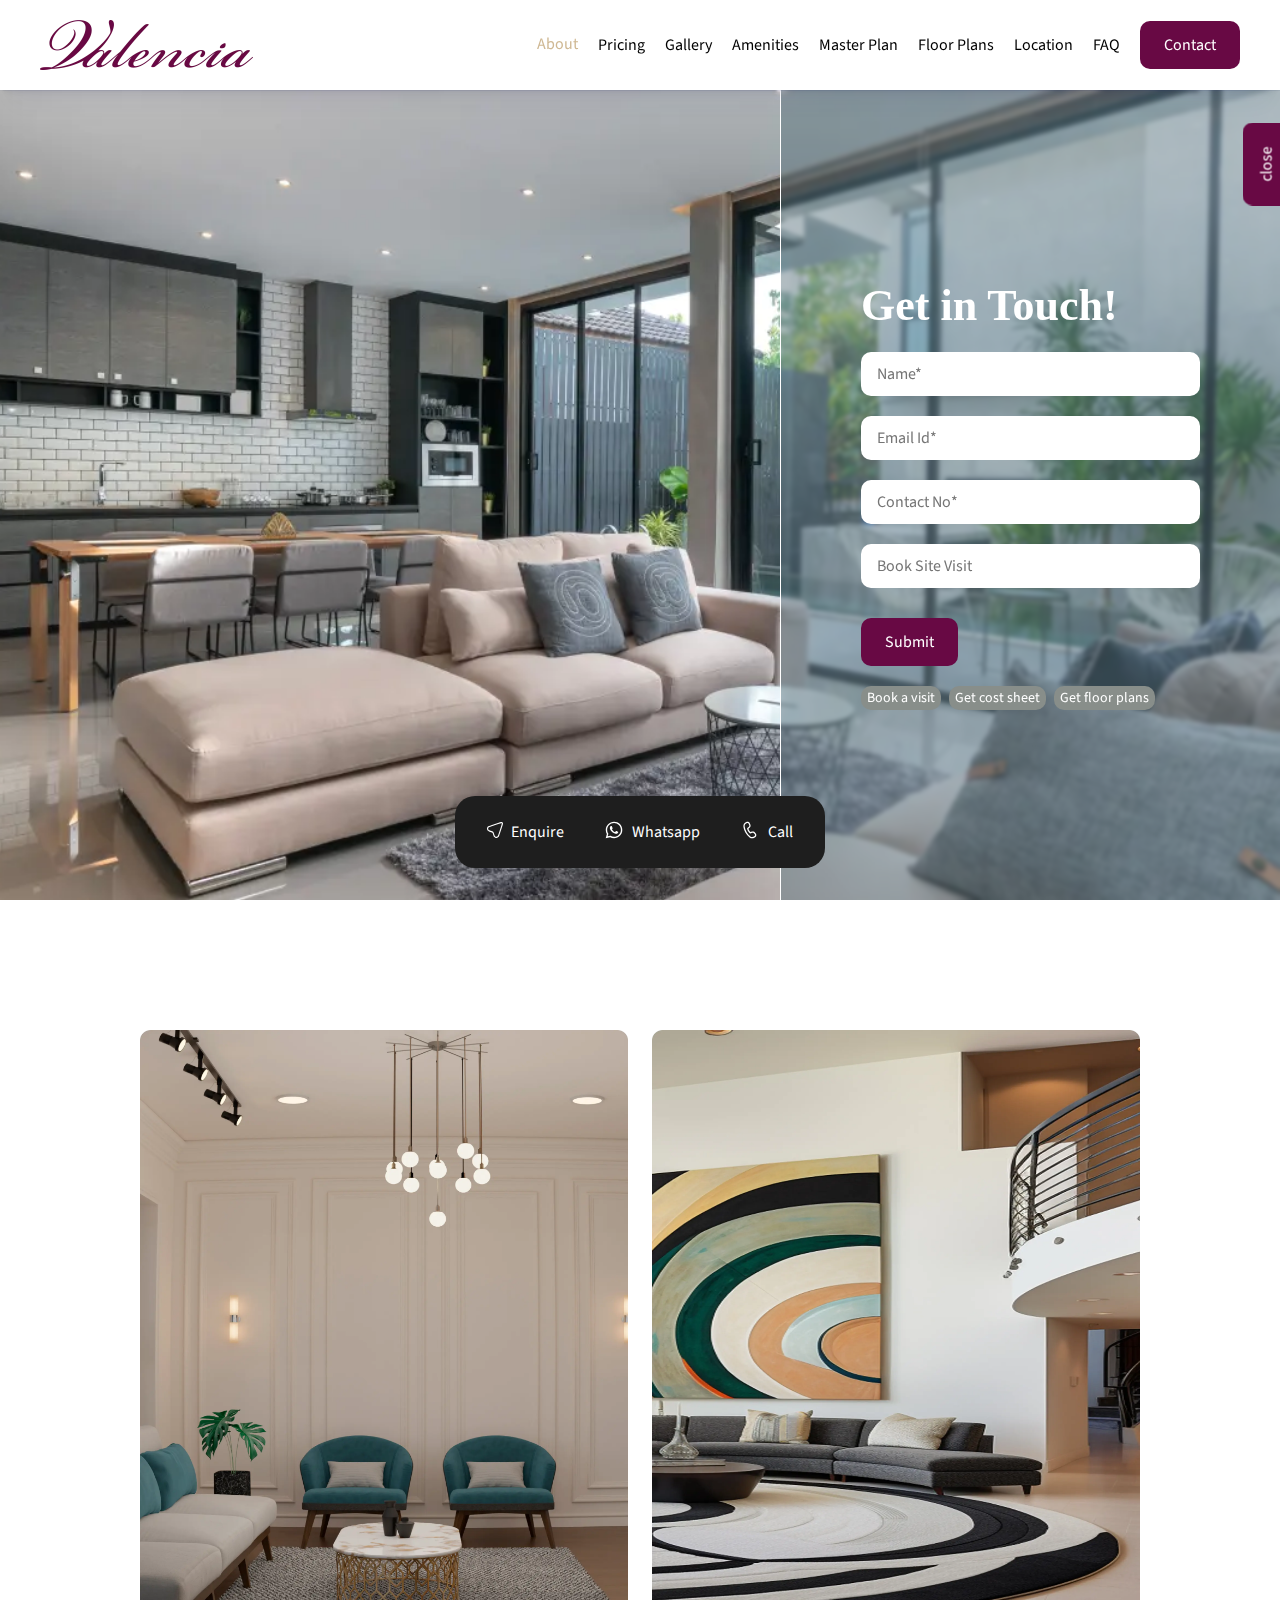
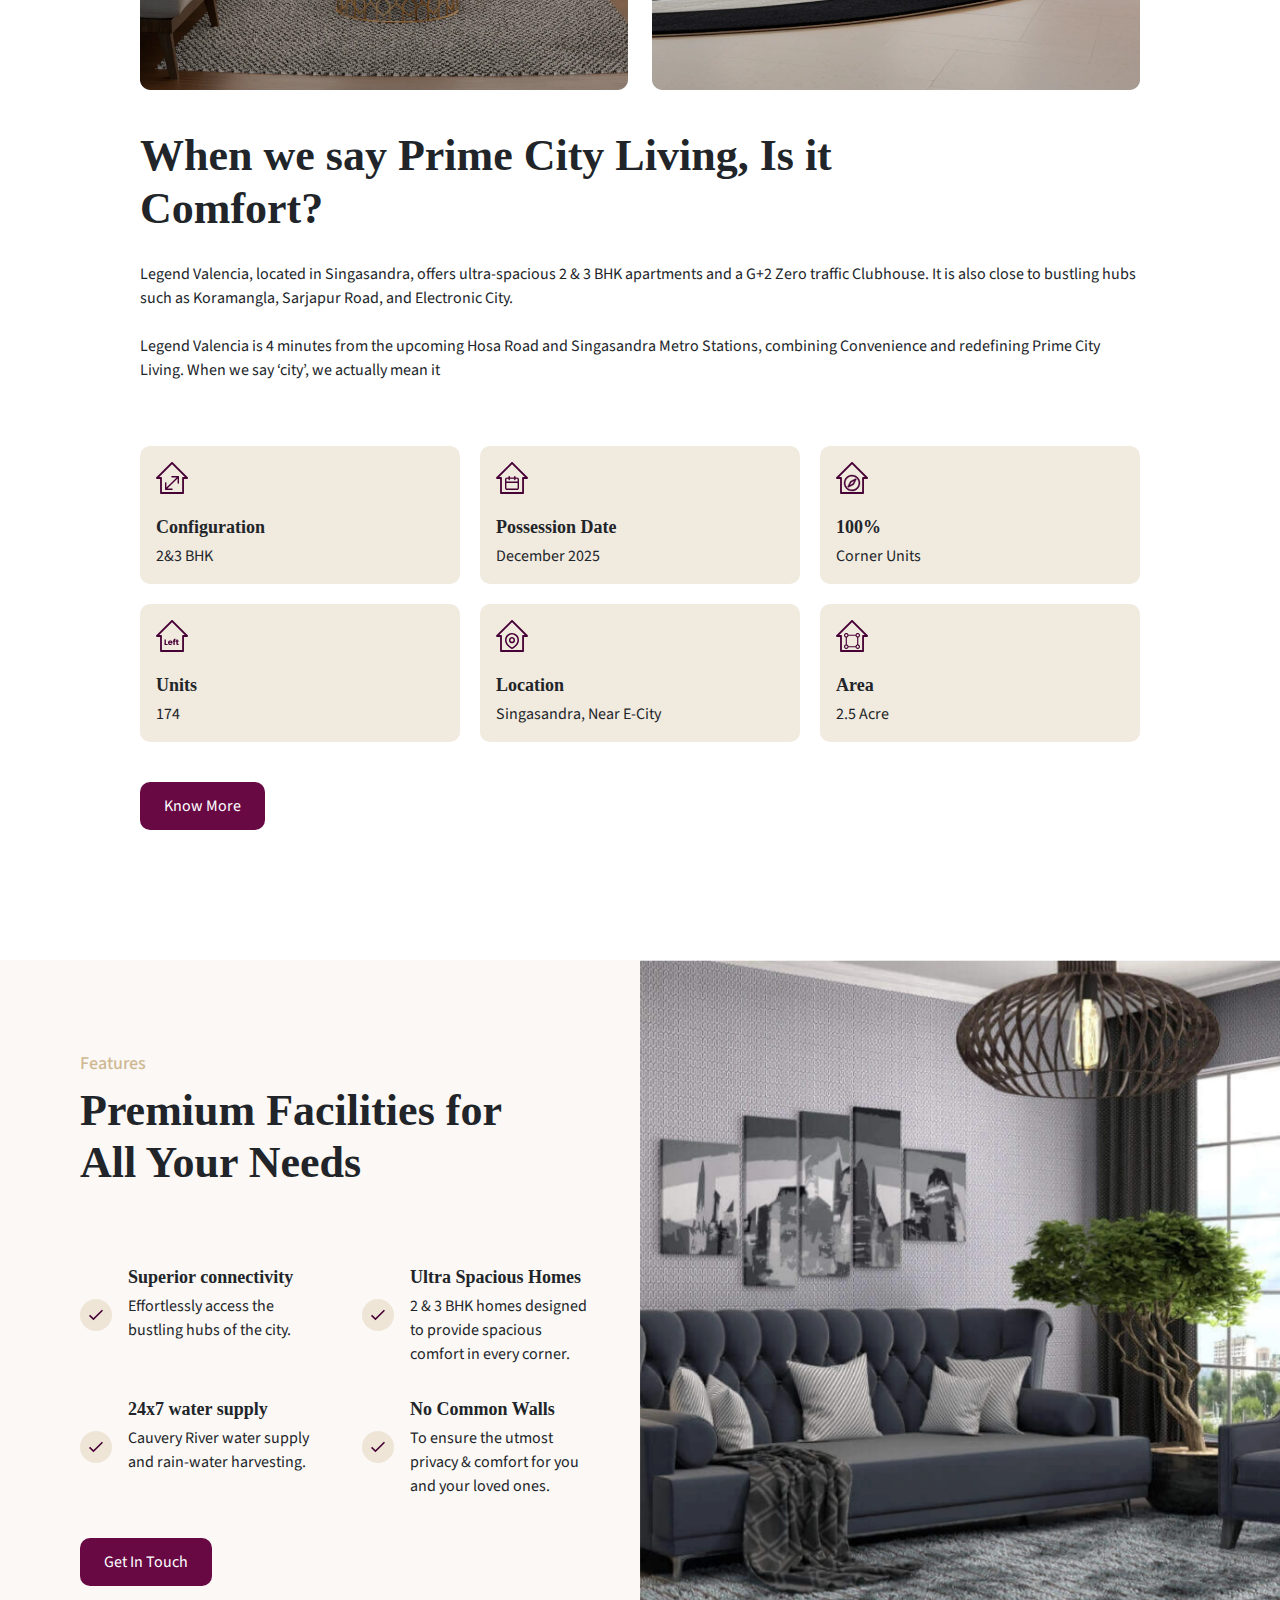
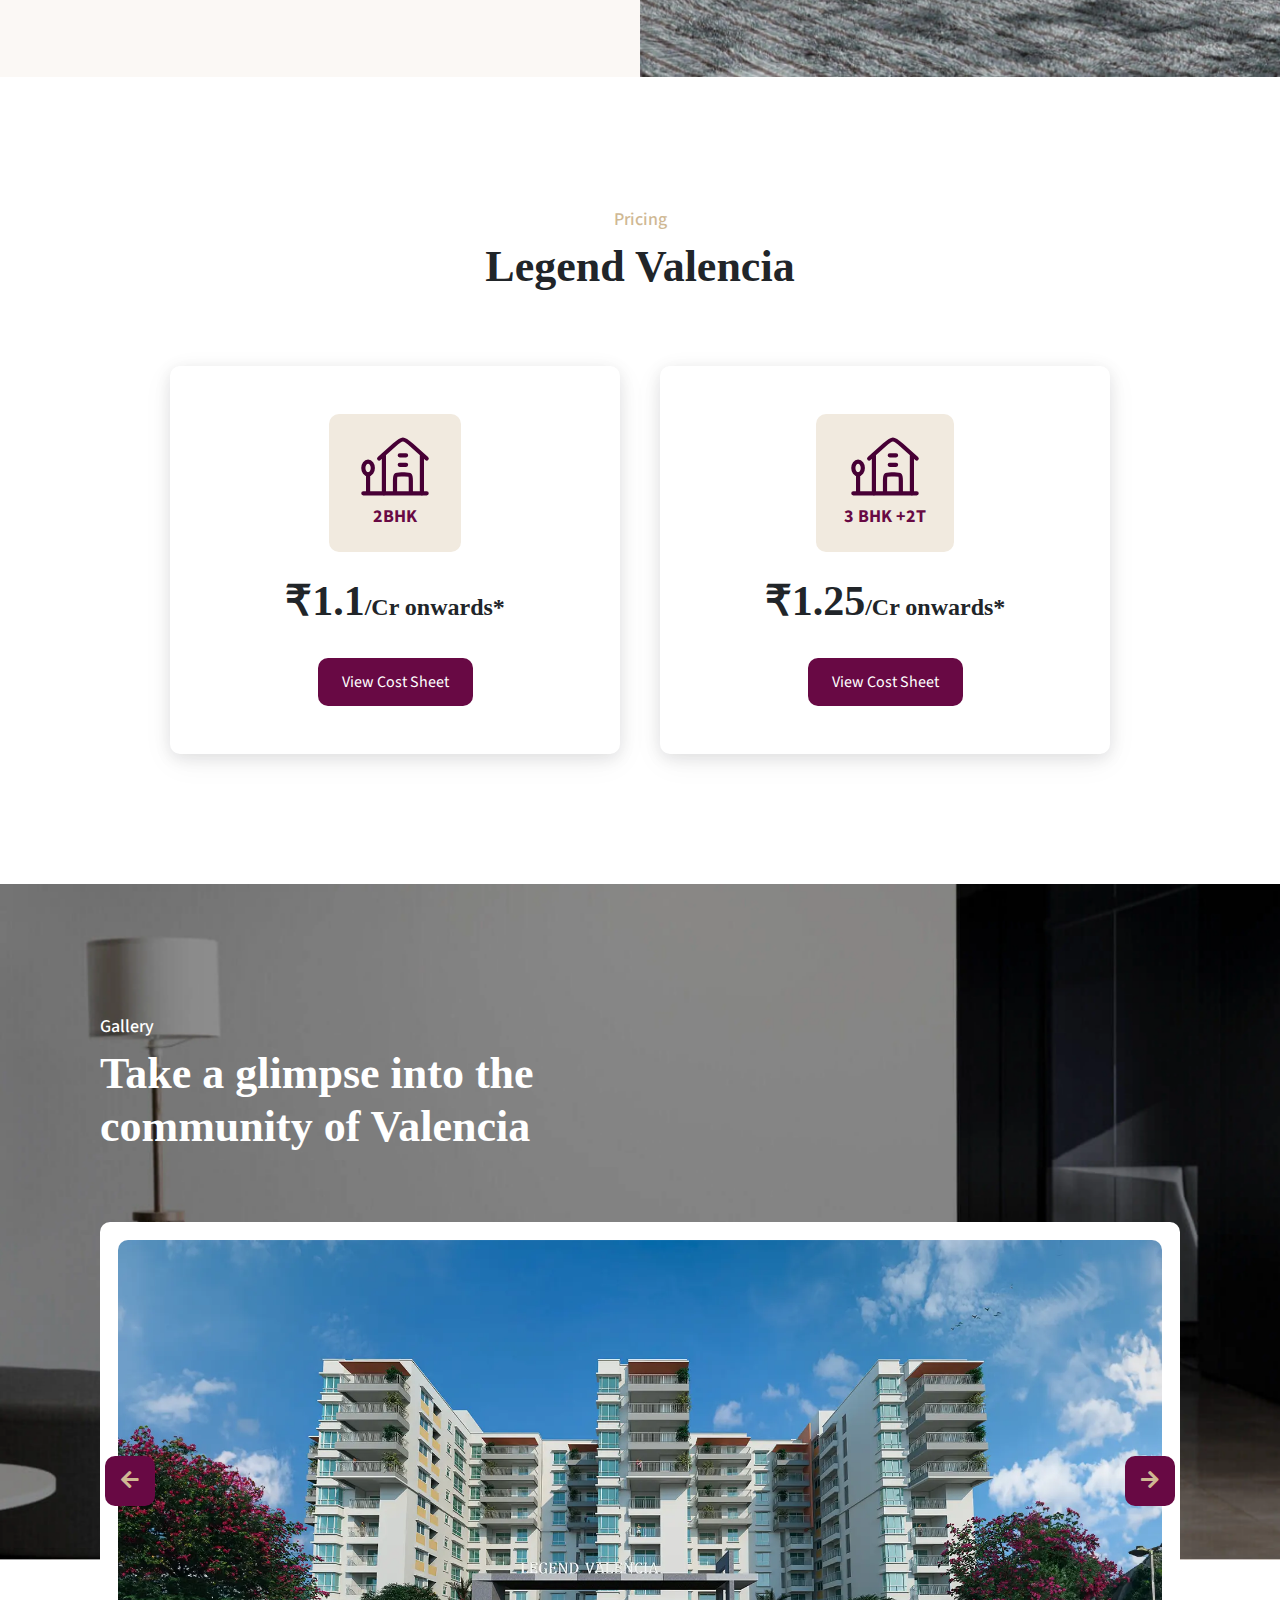
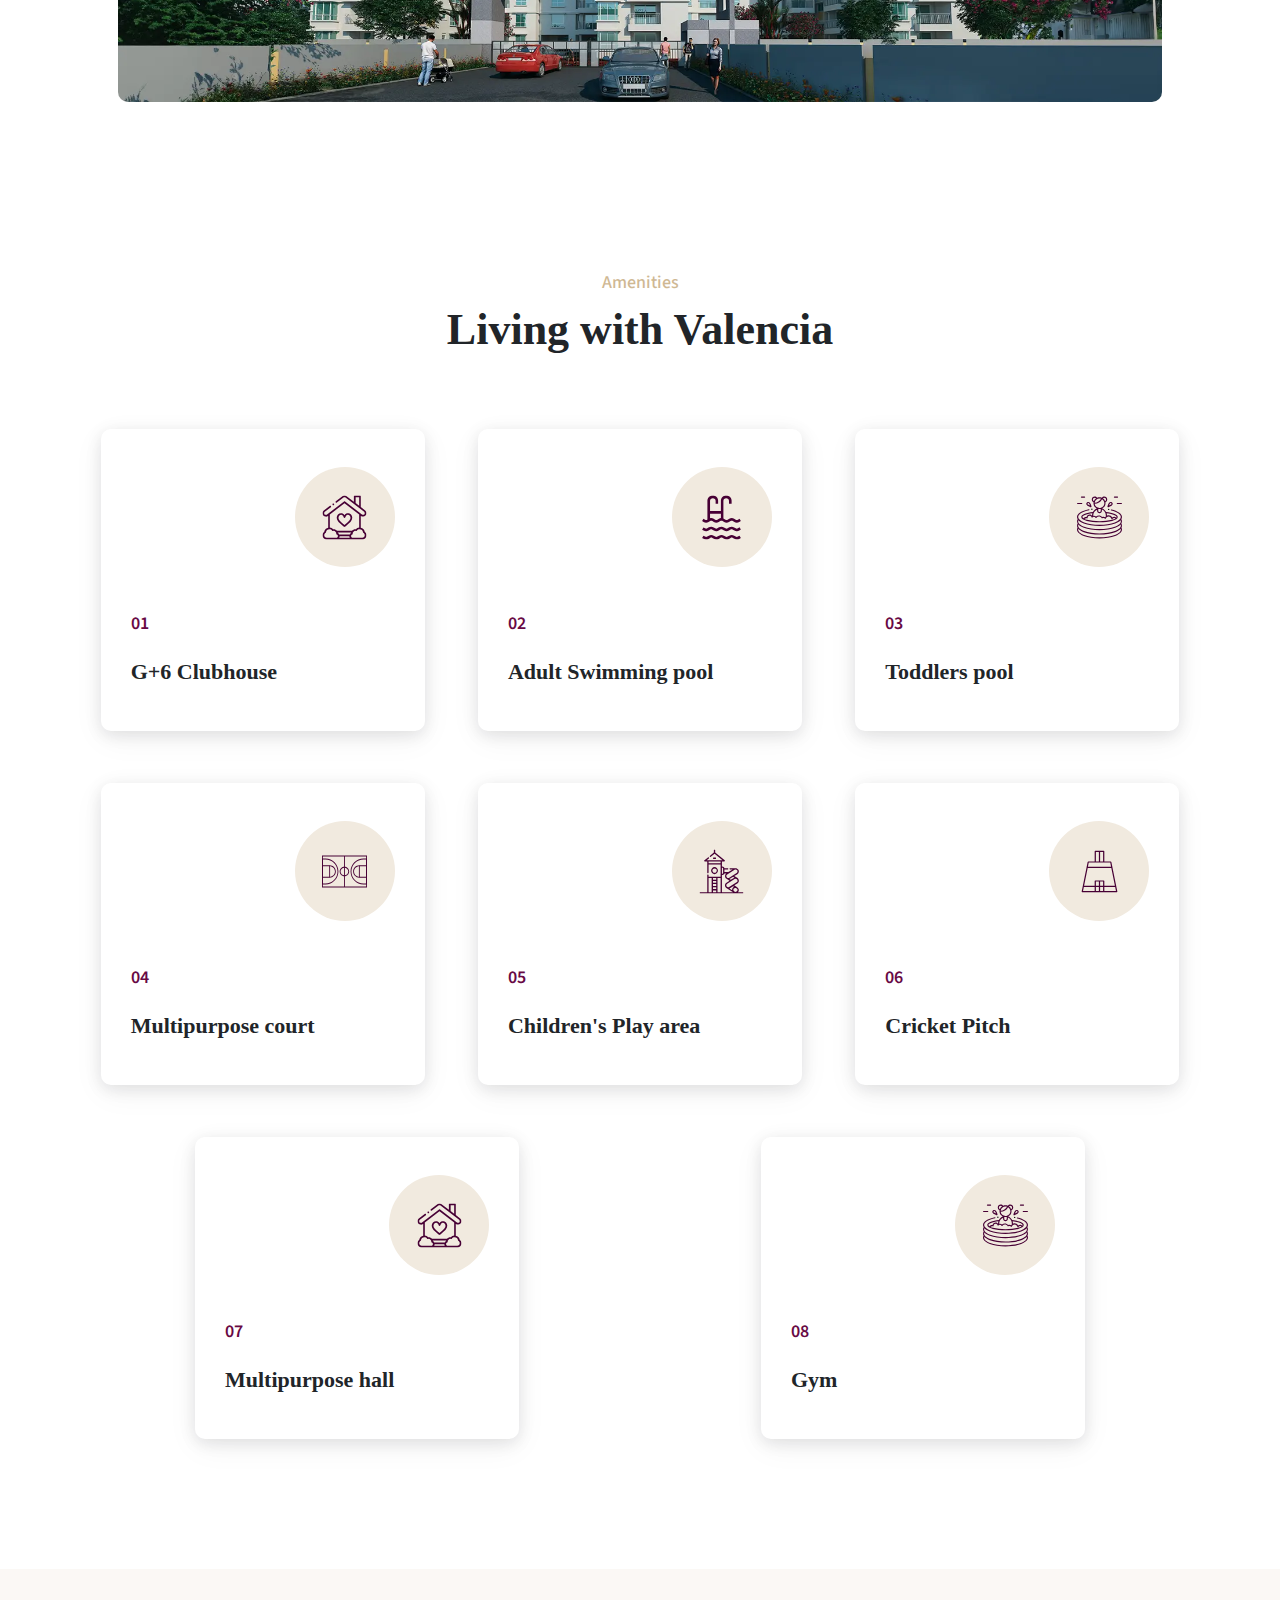
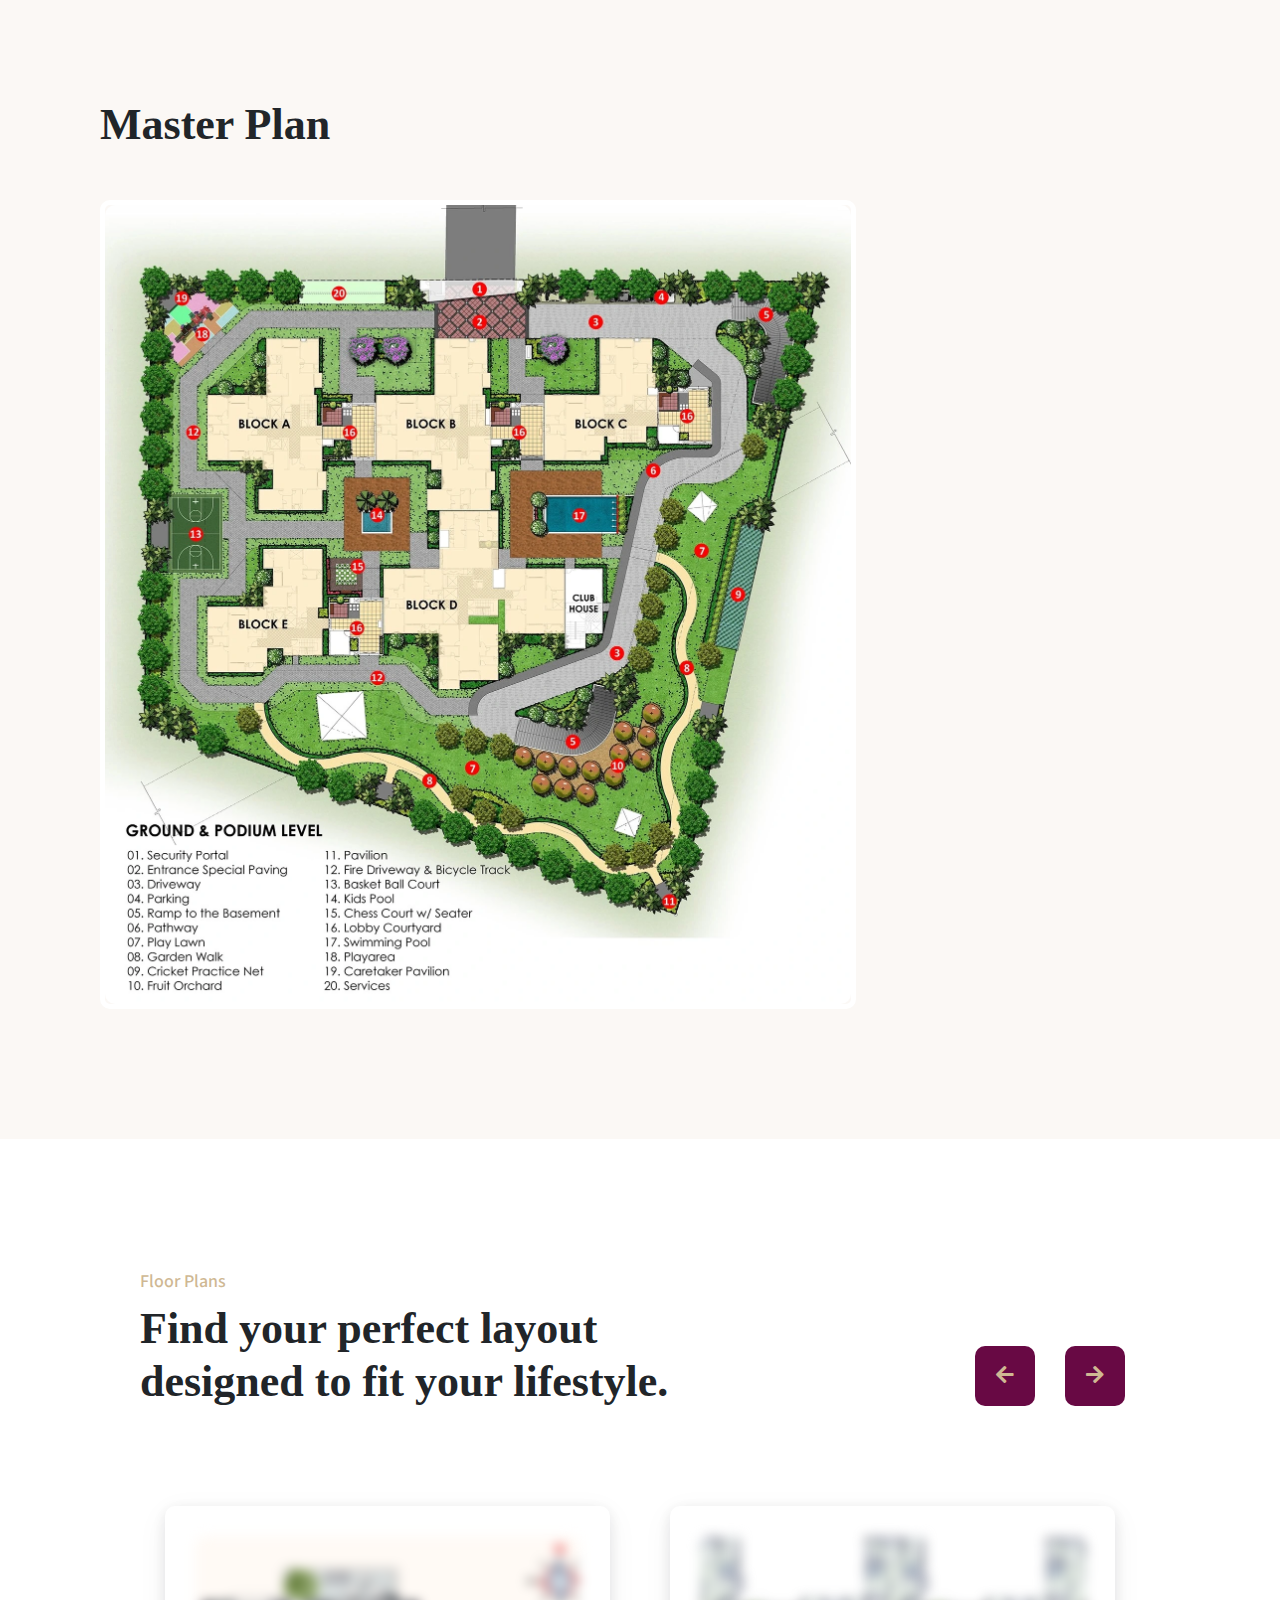
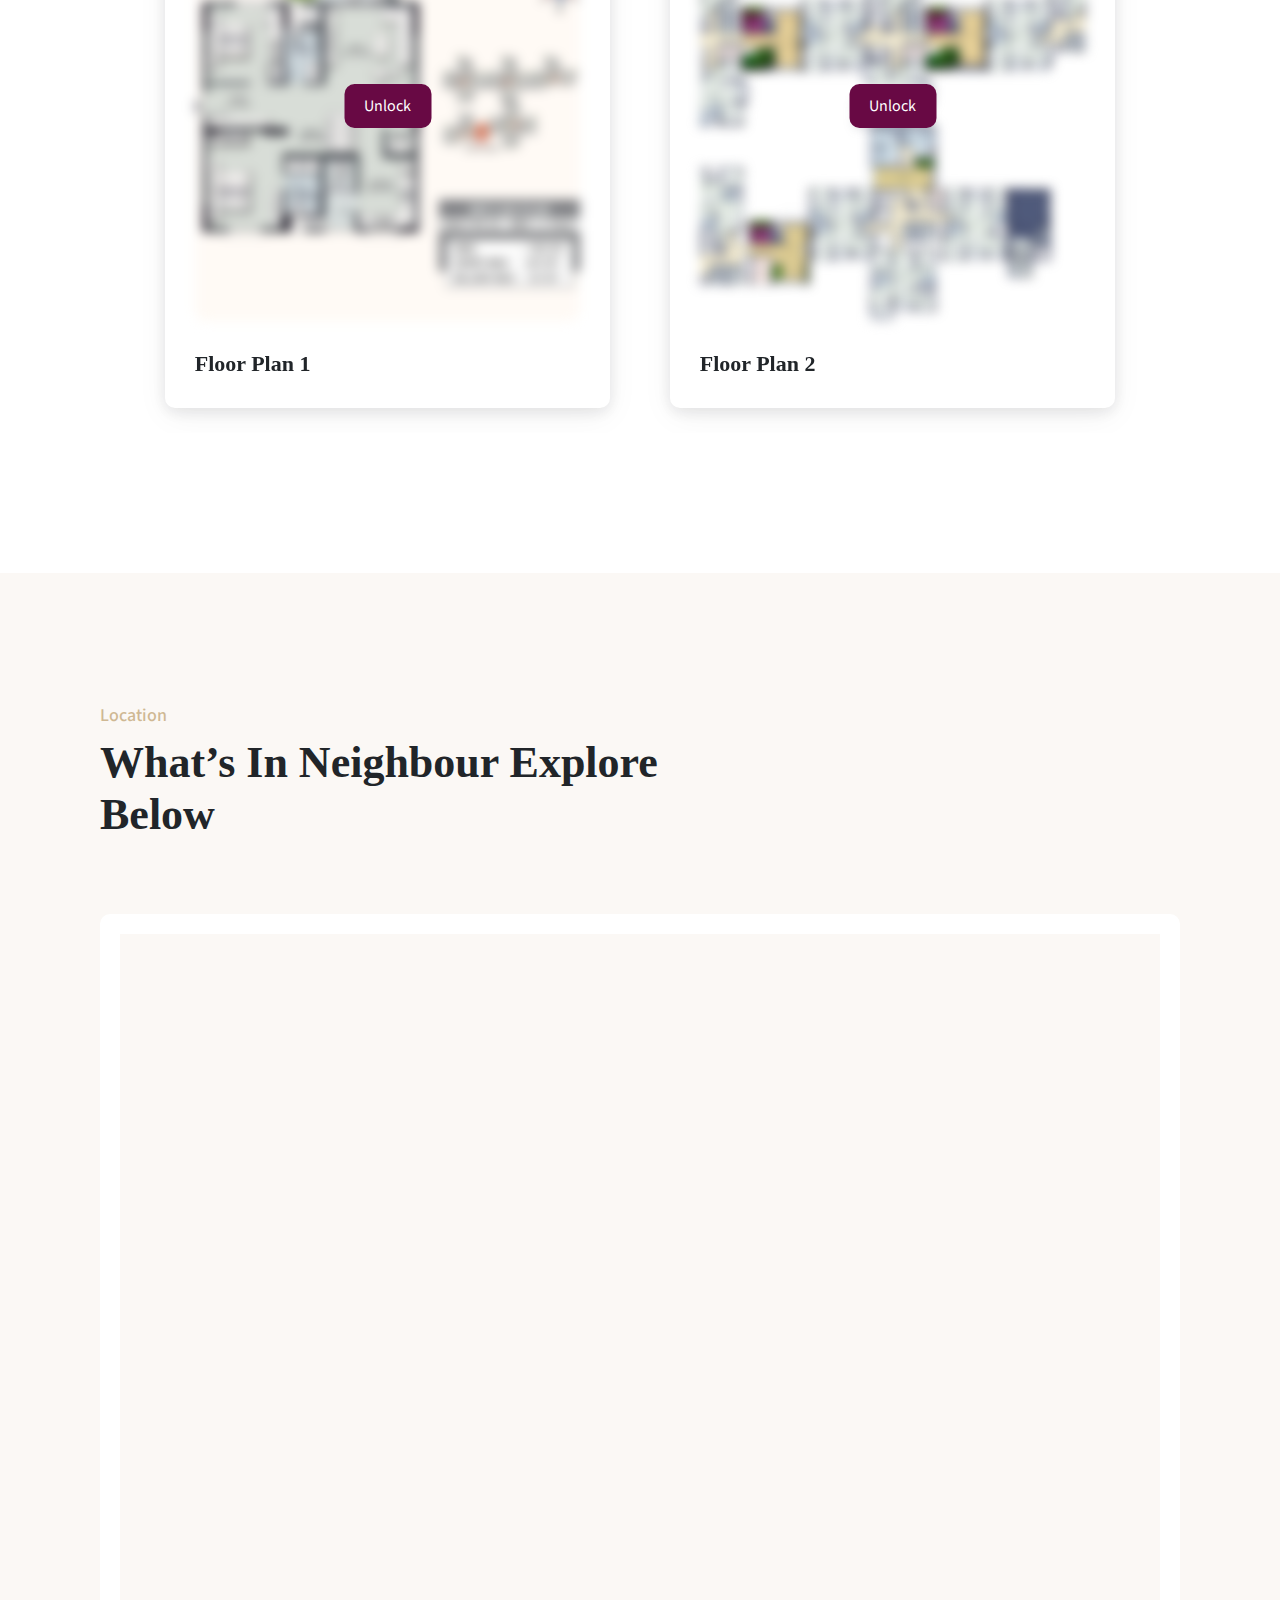
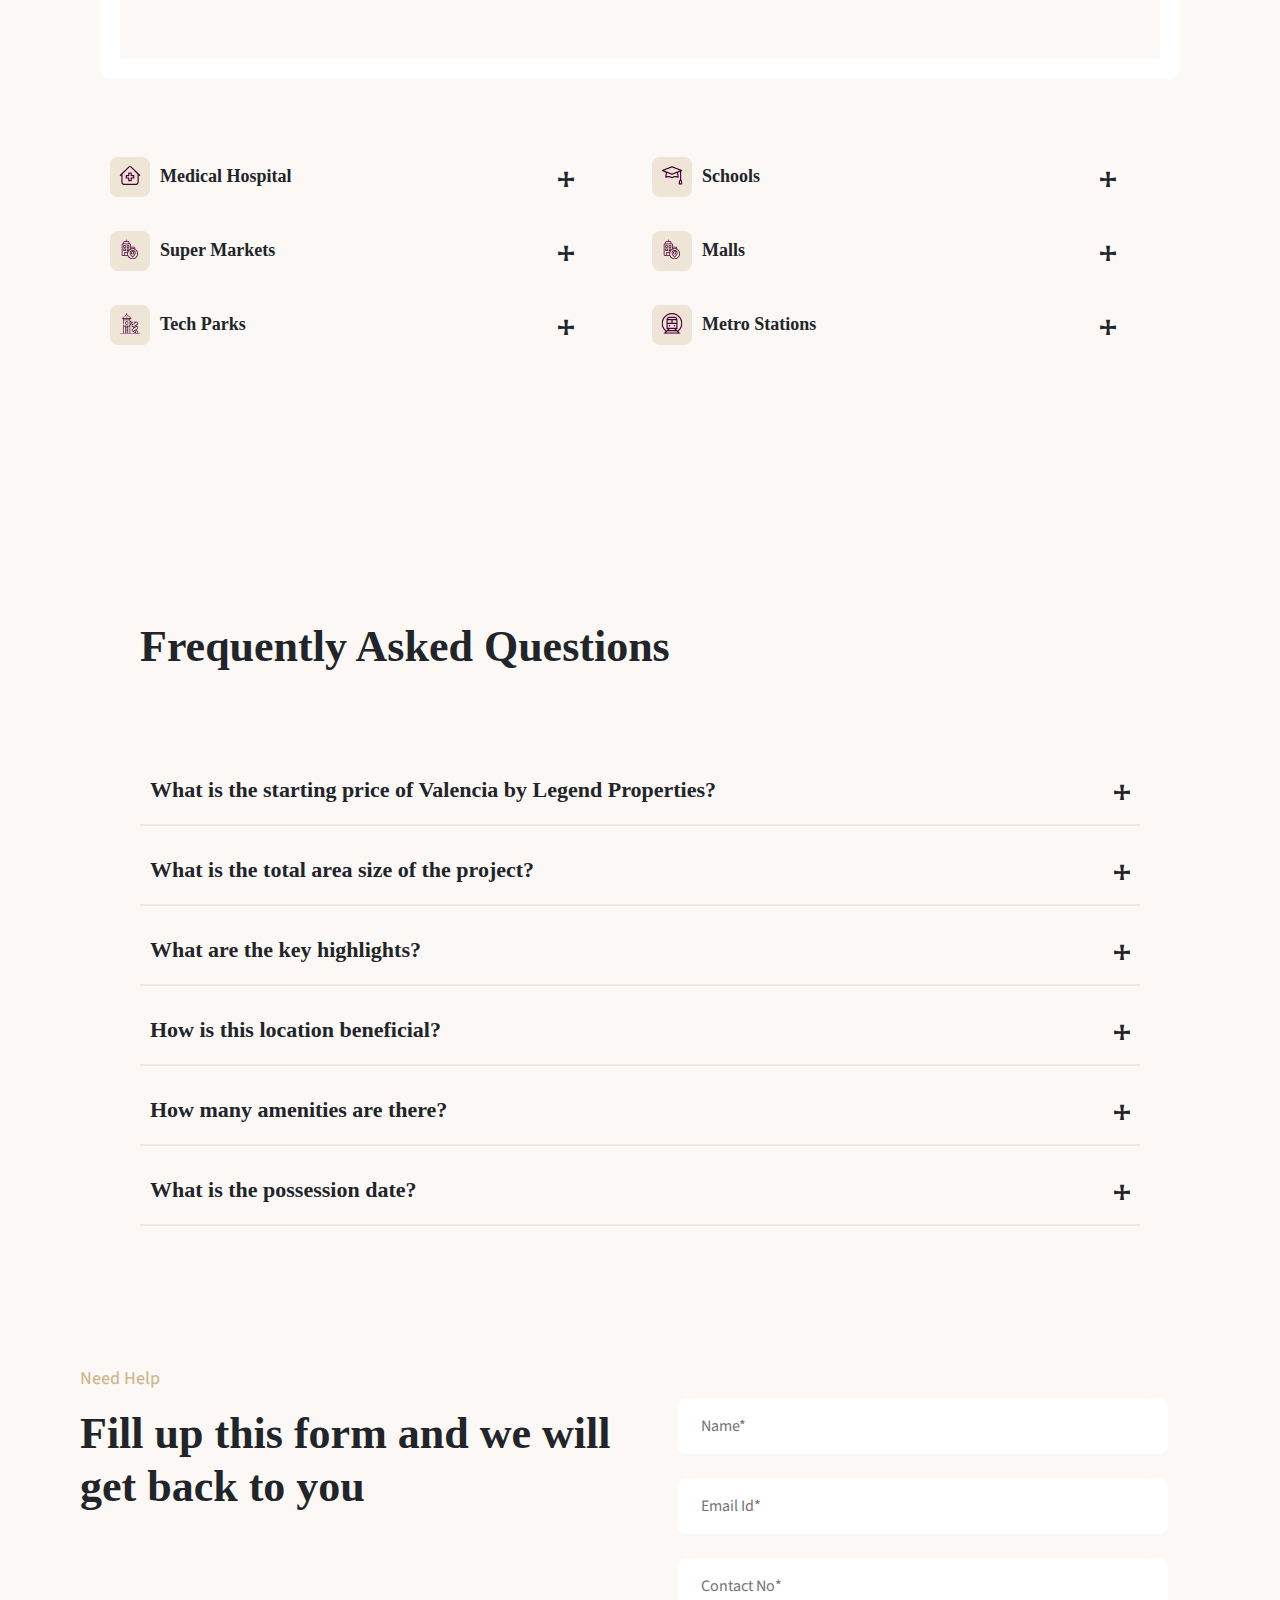
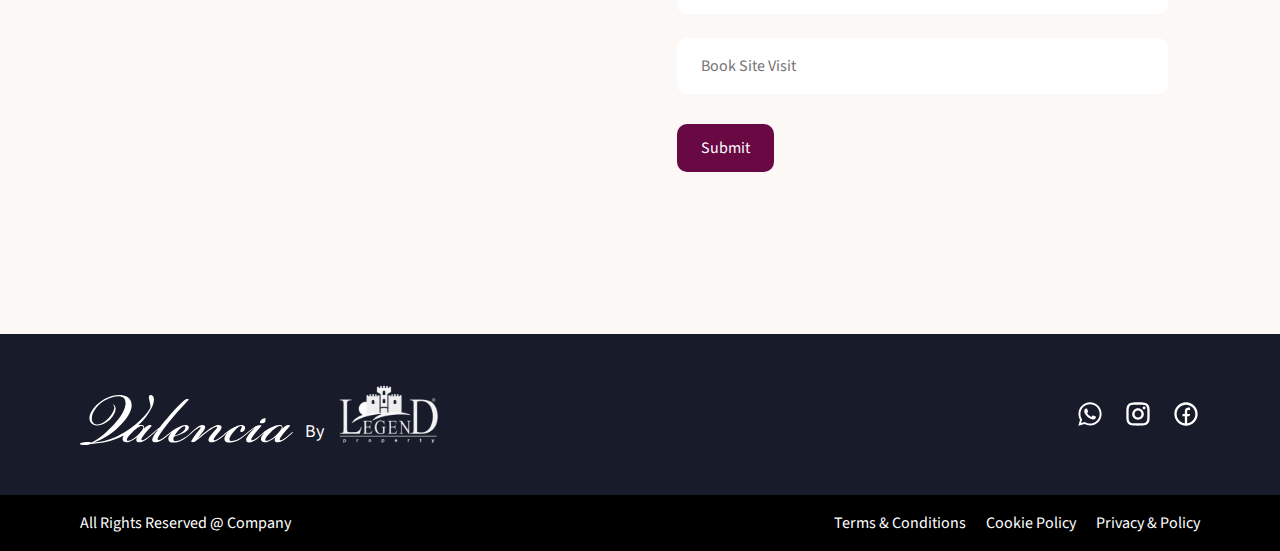
<file: index.html>
<!DOCTYPE html>
<html lang="en">
  <head>
    <meta charset="UTF-8" />
    <meta name="viewport" content="width=device-width, initial-scale=1.0" />
    <meta
      name="description"
      content="Experience luxury living at Legend Valencia in Singasandra. Offering spacious 2 & 3 BHK apartments and a unique G+2 Zero traffic Clubhouse."
    />
    <title>Legend Valencia by Legend Property</title>
    <link rel="stylesheet" href="/static/fonts/satoshi/Satoshi-Black.otf" />
    <link
      href="https://fonts.googleapis.com/css2?family=Source+Sans+3:wght@300;400;600;700&display=swap"
      rel="stylesheet"
    />
    <link
      href="https://cdn.jsdelivr.net/npm/bootstrap@5.3.3/dist/css/bootstrap.min.css"
      rel="stylesheet"
      integrity="sha384-QWTKZyjpPEjISv5WaRU9OFeRpok6YctnYmDr5pNlyT2bRjXh0JMhjY6hW+ALEwIH"
      crossorigin="anonymous"
    />
    <script
      src="https://cdn.jsdelivr.net/npm/bootstrap@5.3.3/dist/js/bootstrap.bundle.min.js"
      integrity="sha384-YvpcrYf0tY3lHB60NNkmXc5s9fDVZLESaAA55NDzOxhy9GkcIdslK1eN7N6jIeHz"
      crossorigin="anonymous"
    ></script>
    <!-- Google tag (gtag.js) -->
    <script
      async
      src="https://www.googletagmanager.com/gtag/js?id=G-98FK8BNECM"
    ></script>
    <script>
      window.dataLayer = window.dataLayer || [];
      function gtag() {
        dataLayer.push(arguments);
      }
      gtag("js", new Date());
      gtag("config", "G-98FK8BNECM");
    </script>
    <!-- Owl Carousel CSS -->
    <link
      rel="stylesheet"
      href="https://cdnjs.cloudflare.com/ajax/libs/OwlCarousel2/2.3.4/assets/owl.carousel.min.css"
    />
    <link
      rel="stylesheet"
      href="https://cdnjs.cloudflare.com/ajax/libs/OwlCarousel2/2.3.4/assets/owl.theme.default.min.css"
    />
    <!-- jQuery -->
    <script src="https://cdnjs.cloudflare.com/ajax/libs/jquery/3.6.0/jquery.min.js"></script>
    <!-- Owl Carousel JS -->
    <script src="https://cdnjs.cloudflare.com/ajax/libs/OwlCarousel2/2.3.4/owl.carousel.min.js"></script>
    <!-- font awesome icons -->
    <link
      href="https://cdnjs.cloudflare.com/ajax/libs/font-awesome/5.15.4/css/all.min.css"
      rel="stylesheet"
    />

    <link rel="stylesheet" href="static/css/index.css" />
    <link rel="stylesheet" href="static/css/floatinBar.css" />
  </head>
  <body>
    <!-- Modal -->
    <div
      class="modal fade"
      id="popupFormModal"
      tabindex="-1"
      aria-labelledby="exampleModalCenterTitle"
      aria-hidden="true"
    >
      <div class="modal-dialog modal-dialog-centered">
        <div class="modal-content">
          <div class="modal-header">
            <img src="static/images/footer/logo1.svg" alt="logo" />

            <button
              type="button"
              class="btn"
              data-bs-dismiss="modal"
              aria-label="Close"
            >
              &#10540;
            </button>
          </div>
          <div class="modal-body">
            <form
              action="https://forms.zohopublic.in/credvest/form/Valencia/formperma/mll4ULxIOnP2ZbtshLbe0RJU9FfywHi9jRoyLSRmT3s/htmlRecords/submit"
              name="form"
              id="form"
              method="POST"
              accept-charset="UTF-8"
              enctype="multipart/form-data"
            >
              <input type="hidden" name="zf_referrer_name" value="" />
              <input type="hidden" name="zf_redirect_url" value="" />
              <input type="hidden" name="zc_gad" value="" />
              <div class="popupForm">
                <h3>Enquire Now</h3>
                <input
                  type="text"
                  name="SingleLine"
                  fieldType="1"
                  maxlength="255"
                  placeholder="Name*"
                  required
                />
                <input
                  type="email"
                  maxlength="255"
                  name="Email"
                  fieldType="9"
                  placeholder="Email Id*"
                  required
                />
                <input
                  type="tel"
                  name="PhoneNumber_countrycode"
                  maxlength="10"
                  fieldType="11"
                  placeholder="Contact No*"
                  pattern="[0-9]{10}"
                  required
                />
                <input
                  type="text"
                  name="SingleLine1"
                  id="dateInput"
                  placeholder="Book Site Visit"
                  maxlength="255"
                  required
                  onfocus="(this.type='date')"
                  onblur="if(!this.value)this.type='text'"
                />
                <button class="navBtn" type="submit">Submit</button>
              </div>
            </form>
          </div>
        </div>
      </div>
    </div>

    <!-- floorPlan modal -->
    <div
      class="modal fade"
      id="floorPlanModal"
      tabindex="-1"
      aria-labelledby="exampleModalCenterTitle"
      aria-hidden="true"
    >
      <div class="modal-dialog modal-dialog-centered">
        <div class="modal-content">
          <div class="modal-header">
            <img src="static/images/footer/logo1.svg" alt="logo" />

            <button
              type="button"
              class="btn"
              data-bs-dismiss="modal"
              aria-label="Close"
            >
              &#10540;
            </button>
          </div>
          <div class="modal-body">
            <form
              action="https://forms.zohopublic.in/credvest/form/Valenciafloorplan/formperma/dAgvaHxN_5BtKG7uNYyrRUATIygW_eixmgGexgZ0H9I/htmlRecords/submit"
              name="form"
              id="form"
              method="POST"
              accept-charset="UTF-8"
              enctype="multipart/form-data"
            >
              <input type="hidden" name="zf_referrer_name" value="" />
              <input type="hidden" name="zf_redirect_url" value="" />
              <input type="hidden" name="zc_gad" value="" />
              <div class="popupForm">
                <h3>Floor Plan Enquiry</h3>
                <input
                  type="text"
                  name="SingleLine"
                  fieldType="1"
                  maxlength="255"
                  placeholder="Name*"
                  required
                />
                <input
                  type="email"
                  maxlength="255"
                  name="Email"
                  fieldType="9"
                  placeholder="Email Id*"
                  required
                />
                <input
                  type="tel"
                  name="PhoneNumber_countrycode"
                  maxlength="10"
                  fieldType="11"
                  placeholder="Contact No*"
                  pattern="[0-9]{10}"
                  required
                />
                <input
                  type="text"
                  name="SingleLine1"
                  id="dateInput"
                  placeholder="Book Site Visit"
                  maxlength="255"
                  required
                  onfocus="(this.type='date')"
                  onblur="if(!this.value)this.type='text'"
                />
                <button class="navBtn" type="submit">Submit</button>
              </div>
            </form>
          </div>
        </div>
      </div>
    </div>

    <!-- Floating bar -->
    <div class="floatingBar">
      <button id="floatingBarClose">&#10540;</button>
      <div data-bs-toggle="modal" data-bs-target="#popupFormModal">
        <img src="static/images/floatingBar/enquire.svg" alt="enquire" />
        <p>Enquire</p>
      </div>
      <div onclick="window.open('https://wa.me/917899219267', '_blank')">
        <img src="static/images/floatingBar/whatsapp.svg" alt="whatsapp" />
        <p>Whatsapp</p>
      </div>
      <div onclick="window.open('tel:+917899219267')">
        <img src="static/images/floatingBar/call.svg" alt="call" />
        <p>Call</p>
      </div>
    </div>
    <button id="floatingBarOpen">Enquire</button>
    <!-- nav bar large screens -->
    <div class="navBar">
      <div class="navLogo">
        <img
          src="static/images/navBar/logo.webp"
          alt="logo"
          onclick="window.scrollTo({top: 0, behavior: 'smooth'});"
        />
      </div>
      <div class="navLinksAndBtnContainer">
        <div class="navLinkscontainer">
          <a href="#section1" class="navLinks largeNav">About</a>
          <a href="#section2" class="navLinks largeNav">Pricing</a>
          <a href="#section3" class="navLinks largeNav">Gallery</a>
          <a href="#section4" class="navLinks largeNav">Amenities</a>
          <a href="#masterPlan" class="navLinks largeNav">Master Plan</a>
          <a href="#section6" class="navLinks largeNav">Floor Plans</a>
          <a href="#section5" class="navLinks largeNav">Location</a>
          <a href="#section7" class="navLinks largeNav">FAQ</a>
        </div>
        <button
          class="navBtn"
          data-bs-toggle="modal"
          data-bs-target="#popupFormModal"
        >
          Contact
        </button>
      </div>
    </div>

    <!-- nav bar small screens -->
    <div class="pos-f-t navBarMobile">
      <nav class="navbar navbar-light bg-light">
        <div class="container-fluid">
          <div class="logo">
            <img
              src="./static/images/navBar/logo.webp"
              alt="logo"
              onclick="window.scrollTo({top: 0, behavior: 'smooth'});"
              id="logo"
              style="width: 160px; height: 64px"
            />
          </div>
          <button
            class="navBtn hamburger"
            type="button"
            data-bs-toggle="collapse"
            data-bs-target="#navbarToggleExternalContent"
            aria-controls="navbarToggleExternalContent"
            aria-expanded="false"
            aria-label="Toggle navigation"
          >
            <img
              src="./static/images/navBar/hamburger.svg"
              alt="hamburger"
              style="width: 40px; height: 40px"
            />
          </button>
        </div>
      </nav>
      <div class="collapse" id="navbarToggleExternalContent">
        <div class="bg-light p-4">
          <div class="navigationMobile">
            <a href="#section1" class="navLinks smallNav">About</a>
            <a href="#section2" class="navLinks smallNav">Pricing</a>
            <a href="#section3" class="navLinks smallNav">Gallery</a>
            <a href="#section4" class="navLinks smallNav">Amenities</a>
            <a href="#masterPlan" class="navLinks smallNav">Master Plan</a>
            <a href="#section6" class="navLinks smallNav">Floor Plans</a>
            <a href="#section5" class="navLinks smallNav">Location</a>
            <a href="#section7" class="navLinks smallNav">FAQ</a>
            <button
              class="navBtn"
              data-bs-toggle="modal"
              data-bs-target="#popupFormModal"
              onclick="closeDropdown()"
            >
              Contact
            </button>
          </div>
        </div>
      </div>
    </div>

    <!-- top section -->
    <div id="topSection">
      <div class="tsFormContainer active">
        <form
          action="https://forms.zohopublic.in/credvest/form/Valencia/formperma/mll4ULxIOnP2ZbtshLbe0RJU9FfywHi9jRoyLSRmT3s/htmlRecords/submit"
          name="form"
          id="form"
          method="POST"
          accept-charset="UTF-8"
          enctype="multipart/form-data"
        >
          <input
            type="hidden"
            name="zf_referrer_name"
            value=""
          /><!-- To Track referrals , place the referrer name within the " " in the above hidden input field -->
          <input
            type="hidden"
            name="zf_redirect_url"
            value=""
          /><!-- To redirect to a specific page after record submission , place the respective url within the " " in the above hidden input field -->
          <input type="hidden" name="zc_gad" value="" />
          <div class="tsForm">
            <h2>Get in Touch!</h2>
            <input
              type="text"
              name="SingleLine"
              value=""
              fieldType="1"
              maxlength="255"
              placeholder="Name*"
              required
            />
            <input
              type="email"
              maxlength="255"
              name="Email"
              value=""
              fieldType="9"
              placeholder="Email Id*"
              required
            />
            <input
              type="tel"
              compname="PhoneNumber"
              name="PhoneNumber_countrycode"
              phoneFormat="1"
              isCountryCodeEnabled="false"
              maxlength="10"
              value=""
              fieldType="11"
              id="international_PhoneNumber_countrycode"
              placeholder="Contact No*"
              pattern="[0-9]{10}"
              required
            />
            <input
              type="text"
              name="SingleLine1"
              id="dateInput"
              placeholder="Book Site Visit"
              maxlength="255"
              required
              onfocus="(this.type='date')"
              onblur="if(!this.value)this.type='text'"
            />
            <button class="navBtn">Submit</button>
          </div>
        </form>
        <div class="tsbtnContainer">
          <button>Book a visit</button>
          <button>Get cost sheet</button>
          <button>Get floor plans</button>
        </div>
      </div>
      <button id="tsGetinTouchToggleClassBtn" class="navBtn" style="z-index: 1">
        close
      </button>
    </div>

    <!-- about -->
    <section id="section1">
      <div class="aboutImgContainer">
        <img
          src="static/images/aboutSection/aboutImg1.webp"
          alt="aboutImg1"
          class="aboutImg1"
        />
        <img
          src="static/images/aboutSection/aboutImg2.webp"
          alt="aboutImg2"
          class="aboutImg2"
        />
      </div>
      <div class="abouTextContainer">
        <div class="oboutTextconent">
          <h2>When we say Prime City Living, Is it Comfort?</h2>
          <p>
            Legend Valencia, located in Singasandra, offers ultra-spacious 2 & 3
            BHK apartments and a G+2 Zero traffic Clubhouse. It is also close to
            bustling hubs such as Koramangla, Sarjapur Road, and Electronic
            City. <br />
            <br />
            Legend Valencia is 4 minutes from the upcoming Hosa Road and
            Singasandra Metro Stations, combining Convenience and redefining
            Prime City Living. When we say ‘city’, we actually mean it
          </p>
        </div>
        <div class="aboutCardContainer">
          <div class="aboutCards">
            <!-- card 1 -->
            <div class="aboutCard">
              <img
                src="static/images/aboutSection/configuration.svg"
                alt="configuration"
              />
              <h3>Configuration</h3>
              <p>2&3 BHK</p>
            </div>

            <!-- card 2 -->
            <div class="aboutCard">
              <img
                src="static/images/aboutSection/possessionDate.svg"
                alt="possessionDate"
              />
              <h3>Possession Date</h3>
              <p>December 2025</p>
            </div>

            <!-- card 3 -->
            <div class="aboutCard">
              <img src="static/images/aboutSection/vastu.svg" alt="vastu" />
              <h3>100%</h3>
              <p>Corner Units</p>
            </div>

            <!-- card 4 -->
            <div class="aboutCard">
              <img src="static/images/aboutSection/units.svg" alt="units" />
              <h3>Units</h3>
              <p>174</p>
            </div>

            <!-- card 5 -->
            <div class="aboutCard">
              <img
                src="static/images/aboutSection/location.svg"
                alt="location"
              />
              <h3>Location</h3>
              <p>Singasandra, Near E-City</p>
            </div>

            <!-- card 6 -->
            <div class="aboutCard">
              <img src="static/images/aboutSection/area.svg" alt="area" />
              <h3>Area</h3>
              <p>2.5 Acre</p>
            </div>
          </div>
          <button
            class="navBtn"
            data-bs-toggle="modal"
            data-bs-target="#popupFormModal"
          >
            Know More
          </button>
        </div>
      </div>
    </section>

    <!-- features -->
    <section id="special">
      <div class="specialTextContainer">
        <div class="specialTextContent">
          <h1>Features</h1>
          <h2>Premium Facilities for All Your Needs</h2>
        </div>
        <div class="specialCardContainer">
          <div class="specialCards">
            <!-- card 1 -->
            <div class="specialCard">
              <img src="static/images/special/rightTick.svg" alt="rightTick" />
              <div>
                <h3>Superior connectivity</h3>
                <p>Effortlessly access the bustling hubs of the city.</p>
              </div>
            </div>
            <!-- card 2 -->
            <div class="specialCard">
              <img src="static/images/special/rightTick.svg" alt="rightTick" />
              <div>
                <h3>Ultra Spacious Homes</h3>
                <p>
                  2 & 3 BHK homes designed to provide spacious comfort in every
                  corner.
                </p>
              </div>
            </div>
            <!-- card 3 -->
            <div class="specialCard">
              <img src="static/images/special/rightTick.svg" alt="rightTick" />
              <div>
                <h3>24x7 water supply</h3>
                <p>Cauvery River water supply and rain-water harvesting.</p>
              </div>
            </div>
            <!-- card 4 -->
            <div class="specialCard">
              <img src="static/images/special/rightTick.svg" alt="rightTick" />
              <div>
                <h3>No Common Walls</h3>
                <p>
                  To ensure the utmost privacy & comfort for you and your loved
                  ones.
                </p>
              </div>
            </div>
          </div>
          <button
            class="navBtn"
            data-bs-toggle="modal"
            data-bs-target="#popupFormModal"
          >
            Get In Touch
          </button>
        </div>
      </div>
      <div class="specialImgContainer">
        <img src="static/images/special/specialImg.webp" alt="specialImg" />
        <iframe
          src="https://drive.google.com/file/d/1fS-Jl81MFzZUJ__Ssz4qcgOXBW9SHdk8/preview"
          frameborder="0"
          allow="autoplay; encrypted-media"
          allowfullscreen
        ></iframe>
      </div>
    </section>

    <!-- pricing -->
    <section id="section2">
      <div class="pricingTextContent">
        <h1>Pricing</h1>
        <h2>Legend Valencia</h2>
      </div>
      <div class="pricingCardContainer">
        <!-- card 1 -->
        <div class="pricingCard">
          <div class="pricingCardTop">
            <img src="static/images/pricing/hugeicons_house.svg" alt="house" />
            <h3>2BHK</h3>
          </div>
          <h4><span>₹1.1</span>/Cr onwards*</h4>
          <button
            class="navBtn"
            onclick="document.getElementById('section6').scrollIntoView({ behavior: 'smooth' })"
          >
            View Cost Sheet
          </button>
          <div class="pricingCardBottomStyle"></div>
        </div>
        <!-- card 2 -->
        <div class="pricingCard">
          <div class="pricingCardTop">
            <img src="static/images/pricing/hugeicons_house.svg" alt="house" />
            <h3>3 BHK +2T</h3>
          </div>
          <h4><span>₹1.25</span>/Cr onwards*</h4>
          <button
            class="navBtn"
            onclick="document.getElementById('section6').scrollIntoView({ behavior: 'smooth' })"
          >
            View Cost Sheet
          </button>
          <div class="pricingCardBottomStyle"></div>
        </div>
        <!-- card 3 -->
        <!-- <div class="pricingCard">
          <div class="pricingCardTop">
            <img src="static/images/pricing/hugeicons_house.svg" alt="house" />
            <h3>3BHK</h3>
          </div>
          <h4><span>₹1.35</span>/Cr onwards*</h4>
          <button class="navBtn">View Cost Sheet</button>
          <div class="pricingCardBottomStyle"></div>
        </div> -->
      </div>
    </section>

    <!-- gallery -->
    <section id="section3">
      <div class="galleryTextContent">
        <h1>Gallery</h1>
        <h2>Take a glimpse into the community of Valencia</h2>
      </div>
      <div class="owl-carousel owl-theme owl-one">
        <div class="item">
          <img src="./static/images/gallery/1.webp" alt="img1" />
        </div>
        <div class="item">
          <img src="./static/images/gallery/2.webp" alt="img2" />
        </div>
        <div class="item">
          <img src="./static/images/gallery/3.webp" alt="img3" />
        </div>
        <div class="item">
          <img src="./static/images/gallery/4.webp" alt="img4" />
        </div>
        <div class="item">
          <img src="./static/images/gallery/5.webp" alt="img5" />
        </div>
      </div>
    </section>

    <!-- benefits -->
    <section id="section4">
      <div class="benefitsTextContent">
        <h1>Amenities</h1>
        <h2>Living with Valencia</h2>
      </div>
      <div class="benefitsCardContainer">
        <!-- card 1 -->
        <div class="benefitsCard">
          <div class="benefitsCardTop">
            <img src="static/images/benefits/clubhouse.svg" alt="clubhouse" />
          </div>
          <h3>01</h3>
          <h4>G+6 Clubhouse</h4>
          <div class="benefitsCardBottomStyle"></div>
        </div>

        <!-- card 2 -->
        <div class="benefitsCard">
          <div class="benefitsCardTop">
            <img
              src="static/images/benefits/adultSwimmingPool.svg"
              alt="adultSwimmingPool"
            />
          </div>
          <h3>02</h3>
          <h4>Adult Swimming pool</h4>
          <div class="benefitsCardBottomStyle"></div>
        </div>

        <!-- card 3 -->
        <div class="benefitsCard">
          <div class="benefitsCardTop">
            <img src="static/images/benefits/todpool.svg" alt="todpool" />
          </div>
          <h3>03</h3>
          <h4>Toddlers pool</h4>
          <div class="benefitsCardBottomStyle"></div>
        </div>

        <!-- card 4 -->
        <div class="benefitsCard">
          <div class="benefitsCardTop">
            <img src="static/images/benefits/court.svg" alt="court" />
          </div>
          <h3>04</h3>
          <h4>Multipurpose court</h4>
          <div class="benefitsCardBottomStyle"></div>
        </div>

        <!-- card 5 -->
        <div class="benefitsCard">
          <div class="benefitsCardTop">
            <img
              src="static/images/benefits/childrensPlayArea.svg"
              alt="childrensPlayArea"
            />
          </div>
          <h3>05</h3>
          <h4>Children's Play area</h4>
          <div class="benefitsCardBottomStyle"></div>
        </div>

        <!-- card 6 -->
        <div class="benefitsCard">
          <div class="benefitsCardTop">
            <img src="static/images/benefits/cricket.svg" alt="cricket" />
          </div>
          <h3>06</h3>
          <h4>Cricket Pitch</h4>
          <div class="benefitsCardBottomStyle"></div>
        </div>

        <!-- card 7 -->
        <div class="benefitsCard">
          <div class="benefitsCardTop">
            <img src="static/images/benefits/clubhouse.svg" alt="smartHomes" />
          </div>
          <h3>07</h3>
          <h4>Multipurpose hall</h4>
          <div class="benefitsCardBottomStyle"></div>
        </div>

        <!-- card 8 -->
        <div class="benefitsCard">
          <div class="benefitsCardTop">
            <img src="static/images/benefits/todpool.svg" alt="kidsPlayland" />
          </div>
          <h3>08</h3>
          <h4>Gym</h4>
          <div class="benefitsCardBottomStyle"></div>
        </div>
      </div>
    </section>
    <!-- masterPlan -->
    <section id="masterPlan">
      <div class="masterPlanTextContent">
        <h2>Master Plan</h2>
      </div>
      <div class="masterPlanImg">
        <img src="static/images/floorPlans/masterplan.webp" alt="masterPlan" />
      </div>
    </section>
    <!-- floor plans -->
    <section id="section6">
      <div class="floorplansTextContent">
        <h1>Floor Plans</h1>
        <h2>Find your perfect layout designed to fit your lifestyle.</h2>
      </div>
      <div class="owl-carousel owl-theme owl-two">
        <div class="item">
          <img
            class="floorImg"
            src="./static/images/floorPlans/floorPlan.webp"
            alt="floor1"
          />
          <h3>Floor Plan 1</h3>
          <button
            class="unlockBtn navBtn"
            data-bs-toggle="modal"
            data-bs-target="#floorPlanModal"
          >
            Unlock
          </button>
        </div>
        <div class="item">
          <img
            class="floorImg"
            src="./static/images/floorPlans/floorplan1.webp"
            alt="floor2"
          />
          <h3>Floor Plan 2</h3>
          <button
            class="unlockBtn navBtn"
            data-bs-toggle="modal"
            data-bs-target="#floorPlanModal"
          >
            Unlock
          </button>
        </div>
        <div class="item">
          <img
            class="floorImg"
            src="./static/images/floorPlans/floorplan2.webp"
            alt="floor3"
          />
          <h3>Floor Plan 3</h3>
          <button
            class="unlockBtn navBtn"
            data-bs-toggle="modal"
            data-bs-target="#floorPlanModal"
          >
            Unlock
          </button>
        </div>
        <div class="item">
          <img
            class="floorImg"
            src="./static/images/floorPlans/floorPlan.webp"
            alt="floor4"
          />
          <h3>Floor Plan 4</h3>
          <button
            class="unlockBtn navBtn"
            data-bs-toggle="modal"
            data-bs-target="#floorPlanModal"
          >
            Unlock
          </button>
        </div>
        <div class="item">
          <img
            class="floorImg"
            src="./static/images/floorPlans/floorPlan.webp"
            alt="floor5"
          />
          <h3>Floor Plan 5</h3>
          <button
            class="unlockBtn navBtn"
            data-bs-toggle="modal"
            data-bs-target="#floorPlanModal"
          >
            Unlock
          </button>
        </div>
      </div>
    </section>

    <!-- location -->
    <section id="section5">
      <div class="locationTextContent">
        <h1>Location</h1>
        <h2>What’s In Neighbour Explore Below</h2>
      </div>
      <div class="locationMapContainer">
        <div class="locationMap">
          <iframe
            src="https://www.google.com/maps/embed?pb=!1m18!1m12!1m3!1d3889.556970172049!2d77.645979!3d12.8718664!2m3!1f0!2f0!3f0!3m2!1i1024!2i768!4f13.1!3m3!1m2!1s0x3bae6bcd67a2520d%3A0xcb80605da81759b4!2sLegend%20Valencia!5e0!3m2!1sen!2sin!4v1725645869764!5m2!1sen!2sin"
            style="border: 0"
            allowfullscreen=""
            loading="lazy"
            referrerpolicy="no-referrer-when-downgrade"
          ></iframe>
        </div>
        <!-- <div class="locationData">
          <img
            src="static/images/location/shoppingCenter.webp"
            alt="location"
          />
          <h3>Shopping Center</h3>
          <p><span>1,500m</span> / 21 min. walk</p>
          <p>
            Lorem ipsum dolor sit amet, consectetur adipisicing elit, sed do
            eiusmod tempor incididunt ut labore Enim ullamco laboris.
          </p>
        </div> -->
      </div>

      <div class="locationBottom-container">
        <!-- medical -->
        <div class="locationBottom-item">
          <div class="locationBottom-question">
            <div class="locationBottom-questionContent">
              <img
                src="static/images/location/medicalHospital.svg"
                alt="medical"
              />
              <h3>Medical Hospital</h3>
            </div>
            <p class="toggle-icon">&#10750;</p>
          </div>
          <div class="locationBottom-answer">
            <p>Tea Tree Hospital 1.8 km</p>
            <p>Medwell Multi-Specialty Hospital 2.2 km</p>
          </div>
        </div>
        <!-- Schools  -->
        <div class="locationBottom-item">
          <div class="locationBottom-question">
            <div class="locationBottom-questionContent">
              <img
                src="static/images/location/university.svg"
                alt="university"
              />
              <h3>Schools</h3>
            </div>
            <p class="toggle-icon">&#10750;</p>
          </div>
          <div class="locationBottom-answer">
            <p>Brightway International Public School 1.6 km</p>
            <p>Oxford Public School 2.4 km</p>
            <p>St Francis School 4.2 km</p>
          </div>
        </div>
        <!-- Super Markets -->
        <div class="locationBottom-item">
          <div class="locationBottom-question">
            <div class="locationBottom-questionContent">
              <img src="static/images/location/shoppingMall.svg" alt="mall" />
              <h3>Super Markets</h3>
            </div>
            <p class="toggle-icon">&#10750;</p>
          </div>
          <div class="locationBottom-answer">
            <p>Fab Hypermarket 400 m</p>
            <p>Food Paradise 500 m</p>
            <p>More Hyper Market 1.3 km</p>
          </div>
        </div>
        <!-- Malls -->
        <div class="locationBottom-item">
          <div class="locationBottom-question">
            <div class="locationBottom-questionContent">
              <img src="static/images/location/shoppingMall.svg" alt="mall" />
              <h3>Malls</h3>
            </div>
            <p class="toggle-icon">&#10750;</p>
          </div>
          <div class="locationBottom-answer">
            <p>Sky-ward’s Sun Park 5.7 km</p>
            <p>Royal Meenakshi Mall 6.4 km</p>
            <p>Nexus Mall 8.5 km</p>
          </div>
        </div>
        <!-- Tech Parks -->
        <div class="locationBottom-item">
          <div class="locationBottom-question">
            <div class="locationBottom-questionContent">
              <img
                src="static/images/location/childrenPlayland.svg"
                alt="childrenPlayland"
              />
              <h3>Tech Parks</h3>
            </div>
            <p class="toggle-icon">&#10750;</p>
          </div>
          <div class="locationBottom-answer">
            <p>Ozone Manay Technology 2.7 km</p>
            <p>AMR Techpark 4.3 km</p>
          </div>
        </div>
        <!-- Metro Stations -->
        <div class="locationBottom-item">
          <div class="locationBottom-question">
            <div class="locationBottom-questionContent">
              <img
                src="static/images/location/metroStation.svg"
                alt="metroStation"
              />
              <h3>Metro Stations</h3>
            </div>
            <p class="toggle-icon">&#10750;</p>
          </div>
          <div class="locationBottom-answer">
            <p>Upcoming Hosa Road Metro 1.2 km</p>
            <p>Upcoming Singasandra Metro 1.5 km</p>
            <p>Bommanahalli Metro 6.9 km</p>
          </div>
        </div>
      </div>
    </section>

    <!-- faq -->
    <section id="section7">
      <div class="floorplansTextContent">
        <h2>Frequently Asked Questions</h2>
      </div>
      <div class="faq-container">
        <!-- Question 1 -->
        <div class="faq-item">
          <div class="faq-question">
            <h3>
              What is the starting price of Valencia by Legend Properties?
            </h3>
            <span class="toggle-icon">&#10750;</span>
          </div>
          <div class="faq-answer">
            <p>Valencia starts from 1.1 Cr*.</p>
          </div>
        </div>
        <!-- Question 2 -->
        <div class="faq-item">
          <div class="faq-question">
            <h3>What is the total area size of the project?</h3>
            <span class="toggle-icon">&#10750;</span>
          </div>
          <div class="faq-answer">
            <p>Valencia spreads across 2.5 acres of lively landscape.</p>
          </div>
        </div>
        <!-- Question 3 -->
        <div class="faq-item">
          <div class="faq-question">
            <h3>What are the key highlights?</h3>
            <span class="toggle-icon">&#10750;</span>
          </div>
          <div class="faq-answer">
            <p>
              The project is admired for several features, among which are
              top-notch connectivity, a 24x7 power supply, a 24x7 water supply,
              and a 6600 sq ft clubhouse.
            </p>
          </div>
        </div>
        <!-- Question 4 -->
        <div class="faq-item">
          <div class="faq-question">
            <h3>How is this location beneficial?</h3>
            <span class="toggle-icon">&#10750;</span>
          </div>
          <div class="faq-answer">
            <p>
              Some of the major metro stations, like Singasandra and Hosa Road,
              lie within close proximity of Valencia, thus offering excellent
              connectivity. Also, the project is just 9 minutes from Electronic
              City, 15 minutes from Koramangala, and 30 minutes from the Cessna
              Business Park, thus keeping you well connected with Bengaluru.
            </p>
          </div>
        </div>
        <!-- Question 5 -->
        <div class="faq-item">
          <div class="faq-question">
            <h3>How many amenities are there?</h3>
            <span class="toggle-icon">&#10750;</span>
          </div>
          <div class="faq-answer">
            <p>
              Your home at Singasandra offers more than 25 vibrant amenities.
              Valencia is packed with diverse amenities, from a Meditation
              Centre to an Indoor Gymnasium, from Swimming Pools to Fruit
              Orchards.
            </p>
          </div>
        </div>
        <!-- Question 6 -->
        <div class="faq-item">
          <div class="faq-question">
            <h3>What is the possession date?</h3>
            <span class="toggle-icon">&#10750;</span>
          </div>
          <div class="faq-answer">
            <p>The project will be handed over by 2025.</p>
          </div>
        </div>
      </div>
    </section>

    <!-- need help -->
    <section id="section8">
      <div class="needHelpTextContent">
        <h1>Need Help</h1>
        <h2>Fill up this form and we will get back to you</h2>
      </div>
      <form
        action="https://forms.zohopublic.in/credvest/form/Valencia/formperma/mll4ULxIOnP2ZbtshLbe0RJU9FfywHi9jRoyLSRmT3s/htmlRecords/submit"
        name="form"
        id="form"
        method="POST"
        accept-charset="UTF-8"
        enctype="multipart/form-data"
      >
        <input
          type="hidden"
          name="zf_referrer_name"
          value=""
        /><!-- To Track referrals , place the referrer name within the " " in the above hidden input field -->
        <input
          type="hidden"
          name="zf_redirect_url"
          value=""
        /><!-- To redirect to a specific page after record submission , place the respective url within the " " in the above hidden input field -->
        <input type="hidden" name="zc_gad" value="" />
        <div class="needhelpFormContainer">
          <input
            type="text"
            name="SingleLine"
            value=""
            fieldType="1"
            maxlength="255"
            placeholder="Name*"
            required
          />
          <input
            type="email"
            maxlength="255"
            name="Email"
            value=""
            fieldType="9"
            placeholder="Email Id*"
            required
          />
          <input
            type="tel"
            compname="PhoneNumber"
            name="PhoneNumber_countrycode"
            phoneFormat="1"
            isCountryCodeEnabled="false"
            maxlength="10"
            value=""
            fieldType="11"
            id="international_PhoneNumber_countrycode"
            placeholder="Contact No*"
            pattern="[0-9]{10}"
            required
          />
          <input
            type="text"
            name="SingleLine1"
            id="dateInput"
            placeholder="Book Site Visit"
            maxlength="255"
            required
            onfocus="(this.type='date')"
            onblur="if(!this.value)this.type='text'"
          />
          <button class="navBtn">Submit</button>
        </div>
      </form>
    </section>

    <!-- footer -->
    <footer>
      <!-- <div class="footerTop">
        <div class="footerTopTextContent">
          <h3>Looking for a dream home?</h3>
          <p>We can help you realize your dream of a new home</p>
        </div>
        <button class="navBtn">Explore Now</button>
      </div> -->
      <!-- <div class="footerLine"></div> -->
      <div class="footerContainer">
        <div class="footerLogoContainer">
          <div class="footerLogoContent">
            <img src="static/images/footer/logo1.svg" alt="logo1" />
            <p>By</p>
            <img src="static/images/footer/logo2.svg" alt="logo2" />
          </div>
          <!-- <p>
            Raw denim adaptogen hella church-key, glossier williamsburg taiyaki
            yuccie truffaut live-edge swag vexillologist marfa 90's polaroid.
            Lomo taxidermy waistcoat.
          </p> -->
        </div>
        <div class="footerMediaContainer">
          <!-- <div class="footerLinks">
            <h4>Home</h4>
            <h4>About</h4>
            <h4>Feature</h4>
            <h4>Amenities</h4>
            <h4>Plan</h4>
          </div> -->
          <div class="footerMedia">
            <img
              src="static/images/footer/whatsapp.svg"
              alt="whatsapp"
              onclick="window.open('https://wa.me/917899219267', '_blank')"
            />
            <img
              src="static/images/footer/insta.svg"
              alt="insta"
              onclick="window.open('https://www.instagram.com/legend_valencia_/', '_blank')"
            />
            <!-- <img src="static/images/footer/twitter.svg" alt="twitter" /> -->
            <img
              src="static/images/footer/fb.svg"
              alt="fb"
              onclick="window.open('https://www.facebook.com/people/Legend-Valencia/61557557320062/', '_blank')"
            />
          </div>
        </div>
      </div>
      <div class="footerBottom">
        <p>All Rights Reserved @ Company</p>
        <div>
          <p onclick="window.location.href = 'termsandconditions.html';">
            Terms & Conditions
          </p>
          <p onclick="window.location.href = 'cookiepolicy.html';">
            Cookie Policy
          </p>
          <p onclick="window.location.href = 'privacypolicy.html';">
            Privacy & Policy
          </p>
        </div>
      </div>
    </footer>
  </body>
</html>
<script src="static/js/navBar.js"></script>
<script src="static/js/topSection.js"></script>
<script src="static/js/location.js"></script>
<script src="static/js/faq.js"></script>
<script src="static/js/carousel.js"></script>
<script src="static/js/floatingBar.js"></script>
</file>
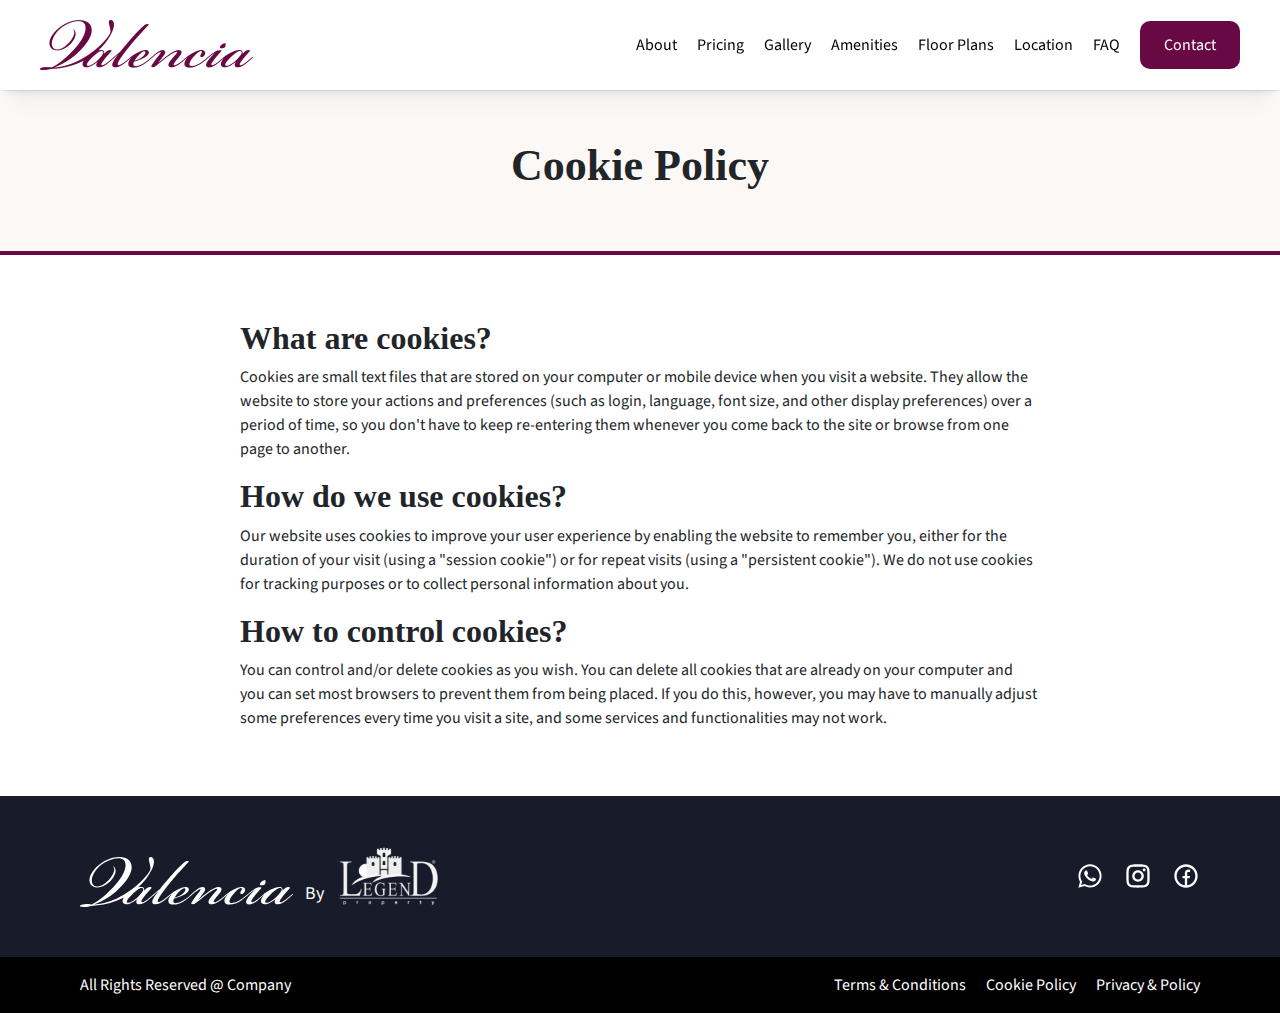
<file: cookiepolicy.html>
<!DOCTYPE html>
<html lang="en">
  <head>
    <meta charset="UTF-8" />
    <meta name="viewport" content="width=device-width, initial-scale=1.0" />
    <title>cookie policy</title>
    <link rel="stylesheet" href="/static/fonts/satoshi/Satoshi-Black.otf" />
    <link
      href="https://fonts.googleapis.com/css2?family=Source+Sans+3:wght@300;400;600;700&display=swap"
      rel="stylesheet"
    />
    <link
      href="https://cdn.jsdelivr.net/npm/bootstrap@5.3.3/dist/css/bootstrap.min.css"
      rel="stylesheet"
      integrity="sha384-QWTKZyjpPEjISv5WaRU9OFeRpok6YctnYmDr5pNlyT2bRjXh0JMhjY6hW+ALEwIH"
      crossorigin="anonymous"
    />
    <script
      src="https://cdn.jsdelivr.net/npm/bootstrap@5.3.3/dist/js/bootstrap.bundle.min.js"
      integrity="sha384-YvpcrYf0tY3lHB60NNkmXc5s9fDVZLESaAA55NDzOxhy9GkcIdslK1eN7N6jIeHz"
      crossorigin="anonymous"
    ></script>
    <link rel="stylesheet" href="static/css/index.css" />
    <style>
      body {
        margin: 0;
        padding: 0;
      }
      .content {
        display: flex;
        flex-direction: column;
        gap: 64px;
      }
      .contentHeader {
        text-align: center;
        background-color: #fbf8f5;
        padding: 50px 140px;
        border-bottom: 4px solid var(--primary-color);
      }
      .contentBody {
        padding: 0px 240px 50px;
      }
      .contentBody h3 {
        font-size: 32px;
        font-weight: 700;
        font-family: "Satoshi";
      }

      /* media query ----------------------------------------------------------------------------------------- */
      /* nav bar for desktop small screens --------------------------------------------------------------- */
      @media all and (min-width: 1025px) and (max-width: 1400px) {
      }
      /* Desktops ---------------------------------------------------------------------------------------------- */
      @media all and (min-width: 769px) and (max-width: 1024px) {
        .contentBody {
          padding: 0px 140px 50px;
          height: 80vh;
        }
      }
      /* Tablets ---------------------------------------------------------------------------------------------- */
      @media all and (min-width: 481px) and (max-width: 768px) {
        .contentBody {
          padding: 0px 100px 50px;
          height: 80vh;
        }
      }
      /* Mobile devices ------------------------------------------------------------------------------------------ */
      @media all and (max-width: 480px) {
        .contentHeader {
          text-align: start;
          padding: 50px 20px;
        }
        .contentBody {
          padding: 0px 24px 50px;
        }
      }
    </style>
  </head>
  <body>
    <!-- nav bar large screens -->
    <div class="navBar">
      <div class="navLogo">
        <!-- on Click redirect to index.html page -->
        <img
          src="static/images/navBar/logo.webp"
          alt="logo"
          onclick="window.location.href='index.html';"
        />
      </div>
      <div class="navLinksAndBtnContainer">
        <div class="navLinkscontainer">
          <a href="/index.html#section1" class="navLinks">About</a>
          <a href="/index.html#section2s" class="navLinks">Pricing</a>
          <a href="/index.html#section3" class="navLinks">Gallery</a>
          <a href="/index.html#section4" class="navLinks">Amenities</a>
          <a href="/index.html#section6" class="navLinks">Floor Plans</a>
          <a href="/index.html#section5" class="navLinks">Location</a>
          <a href="/index.html#section7" class="navLinks">FAQ</a>
        </div>
        <button class="navBtn">Contact</button>
      </div>
    </div>

    <!-- nav bar small screens -->
    <div class="pos-f-t navBarMobile">
      <nav class="navbar navbar-light bg-light">
        <div class="container-fluid">
          <div class="logo">
            <img
              src="./static/images/navBar/logo.webp"
              alt="logo"
              onclick="window.scrollTo({top: 0, behavior: 'smooth'});"
              id="logo"
              style="width: 160px; height: 64px"
            />
          </div>
          <button
            class="navBtn hamburger"
            type="button"
            data-bs-toggle="collapse"
            data-bs-target="#navbarToggleExternalContent"
            aria-controls="navbarToggleExternalContent"
            aria-expanded="false"
            aria-label="Toggle navigation"
          >
            <img
              src="./static/images/navBar/hamburger.svg"
              alt="hamburger"
              style="width: 40px; height: 40px"
            />
          </button>
        </div>
      </nav>
      <div class="collapse" id="navbarToggleExternalContent">
        <div class="bg-light p-4">
          <div class="navigationMobile">
            <a href="/index.html#section1" class="navLinks">About</a>
            <a href="/index.html#section2s" class="navLinks">Pricing</a>
            <a href="/index.html#section3" class="navLinks">Gallery</a>
            <a href="/index.html#section4" class="navLinks">Amenities</a>
            <a href="/index.html#section6" class="navLinks">Floor Plans</a>
            <a href="/index.html#section5" class="navLinks">Location</a>
            <a href="/index.html#section7" class="navLinks">FAQ</a>
            <button class="navBtn">Contact</button>
          </div>
        </div>
      </div>
    </div>

    <!-- content -->
    <div class="content">
      <div class="contentHeader">
        <h2>Cookie Policy</h2>
      </div>
      <div class="contentBody">
        <div>
          <h3>What are cookies?</h3>
          <p>
            Cookies are small text files that are stored on your computer or
            mobile device when you visit a website. They allow the website to
            store your actions and preferences (such as login, language, font
            size, and other display preferences) over a period of time, so you
            don't have to keep re-entering them whenever you come back to the
            site or browse from one page to another.
          </p>
        </div>
        <div>
          <h3>How do we use cookies?</h3>
          <p>
            Our website uses cookies to improve your user experience by enabling
            the website to remember you, either for the duration of your visit
            (using a "session cookie") or for repeat visits (using a "persistent
            cookie"). We do not use cookies for tracking purposes or to collect
            personal information about you.
          </p>
        </div>
        <div>
          <h3>How to control cookies?</h3>
          <p>
            You can control and/or delete cookies as you wish. You can delete
            all cookies that are already on your computer and you can set most
            browsers to prevent them from being placed. If you do this, however,
            you may have to manually adjust some preferences every time you
            visit a site, and some services and functionalities may not work.
          </p>
        </div>
      </div>
    </div>

    <!-- footer -->
    <footer>
      <div class="footerContainer">
        <div class="footerLogoContainer">
          <div class="footerLogoContent">
            <img src="static/images/footer/logo1.svg" alt="logo1" />
            <p>By</p>
            <img src="static/images/footer/logo2.svg" alt="logo2" />
          </div>
        </div>
        <div class="footerMediaContainer">
          <div class="footerMedia">
            <img
              src="static/images/footer/whatsapp.svg"
              alt="whatsapp"
              onclick="window.open('https://wa.me/917899219267', '_blank')"
            />
            <img
              src="static/images/footer/insta.svg"
              alt="insta"
              onclick="window.open('https://www.instagram.com/legend_valencia_/', '_blank')"
            />
            <img
              src="static/images/footer/fb.svg"
              alt="fb"
              onclick="window.open('https://www.facebook.com/people/Legend-Valencia/61557557320062/', '_blank')"
            />
          </div>
        </div>
      </div>
      <div class="footerBottom">
        <p>All Rights Reserved @ Company</p>
        <div>
          <p onclick="window.location.href = 'termsandconditions.html';">
            Terms & Conditions
          </p>
          <p onclick="window.location.href = 'cookiepolicy.html';">
            Cookie Policy
          </p>
          <p onclick="window.location.href = 'privacypolicy.html';">
            Privacy & Policy
          </p>
        </div>
      </div>
    </footer>
  </body>
</html>
<script src="static/js/navBar.js"></script>
</file>
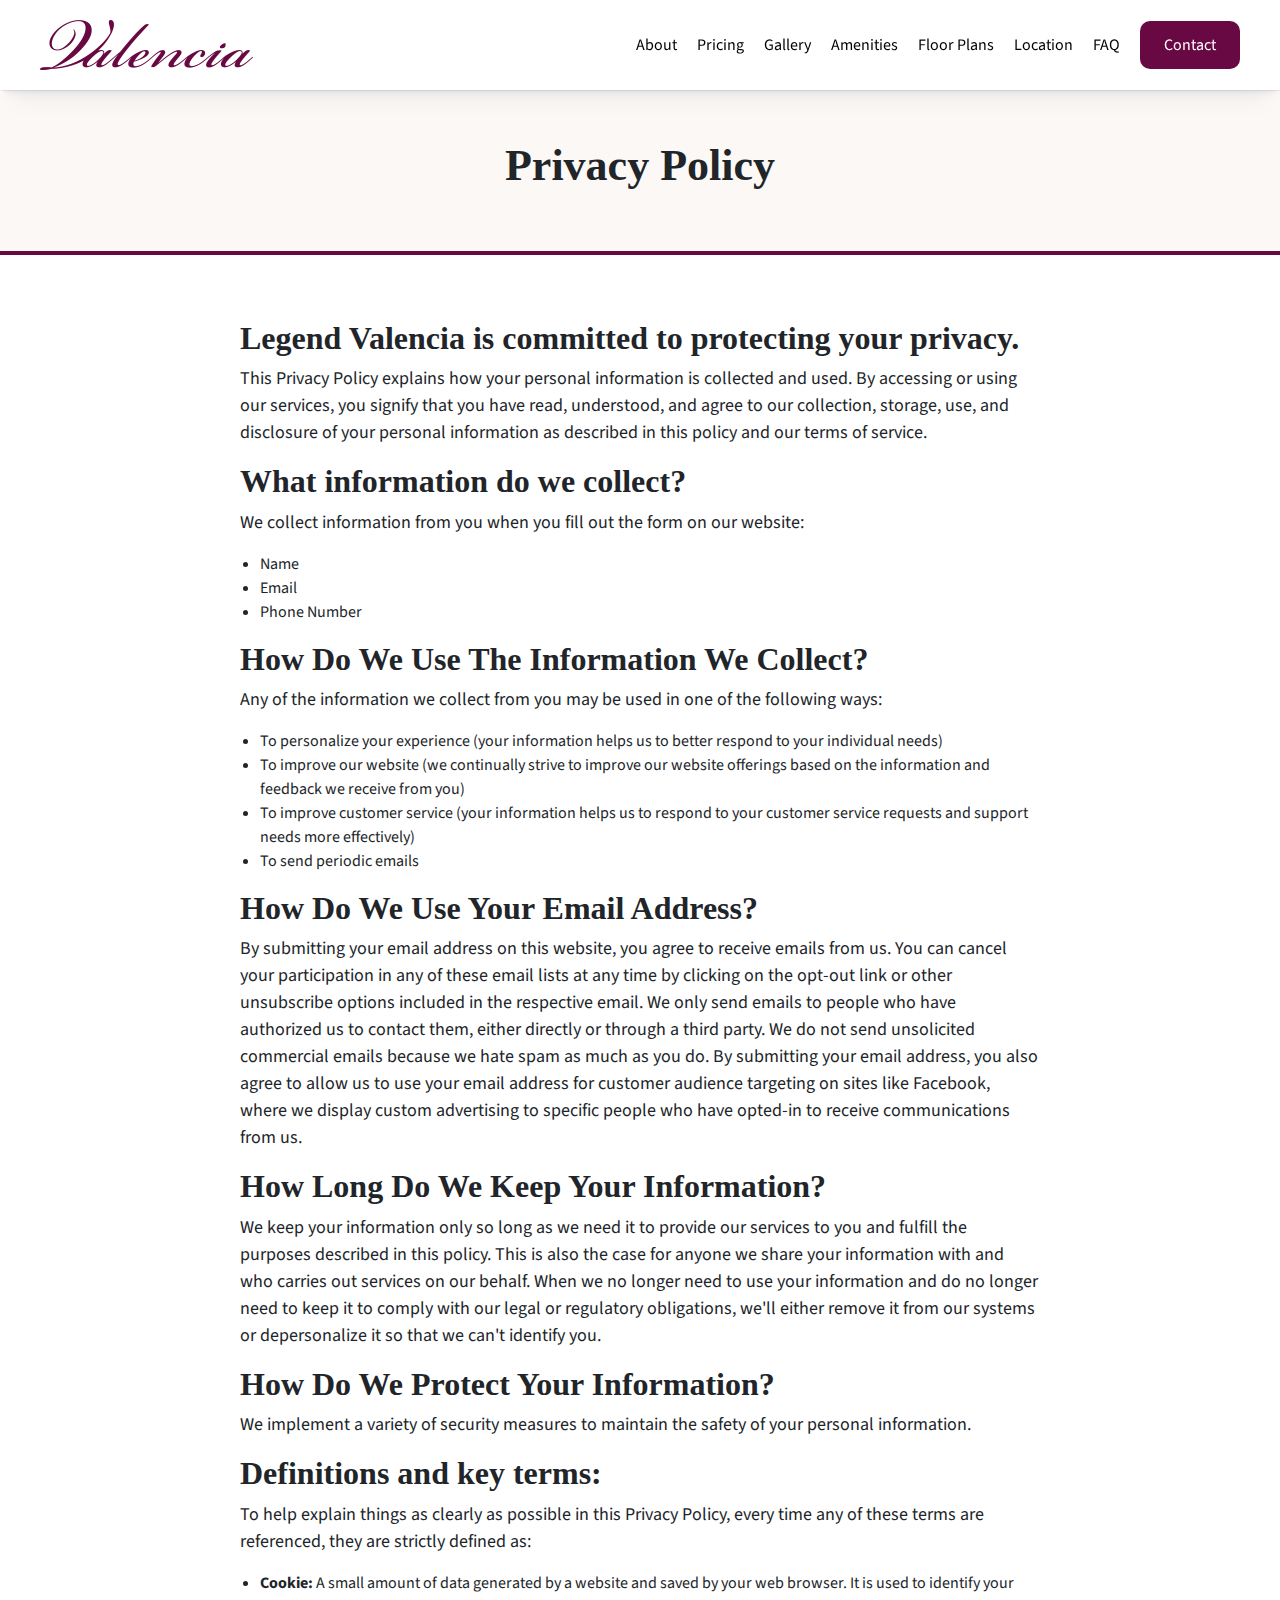
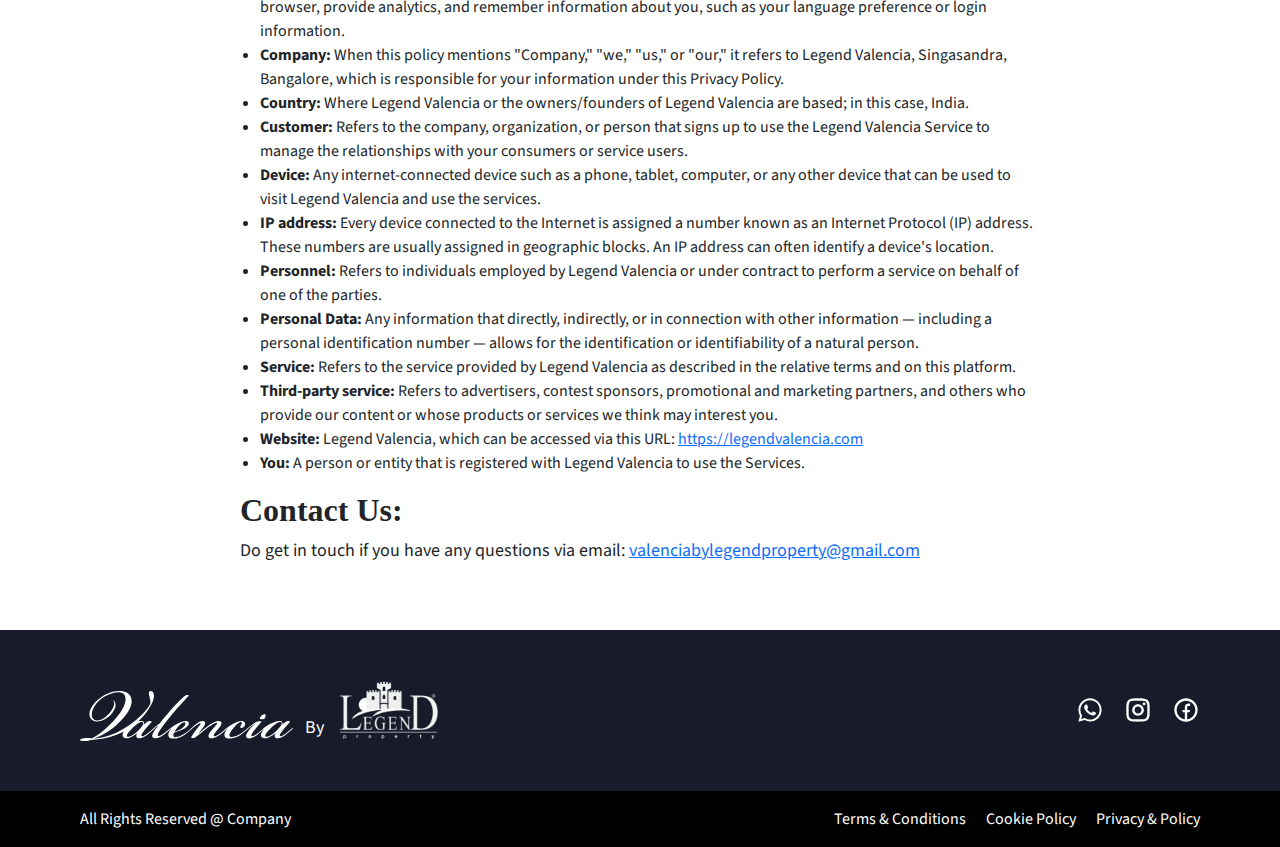
<file: privacypolicy.html>
<!DOCTYPE html>
<html lang="en">
  <head>
    <meta charset="UTF-8" />
    <meta name="viewport" content="width=device-width, initial-scale=1.0" />
    <title>Privacy Policy</title>
    <link rel="stylesheet" href="/static/fonts/satoshi/Satoshi-Black.otf" />
    <link
      href="https://fonts.googleapis.com/css2?family=Source+Sans+3:wght@300;400;600;700&display=swap"
      rel="stylesheet"
    />
    <link
      href="https://cdn.jsdelivr.net/npm/bootstrap@5.3.3/dist/css/bootstrap.min.css"
      rel="stylesheet"
      integrity="sha384-QWTKZyjpPEjISv5WaRU9OFeRpok6YctnYmDr5pNlyT2bRjXh0JMhjY6hW+ALEwIH"
      crossorigin="anonymous"
    />
    <script
      src="https://cdn.jsdelivr.net/npm/bootstrap@5.3.3/dist/js/bootstrap.bundle.min.js"
      integrity="sha384-YvpcrYf0tY3lHB60NNkmXc5s9fDVZLESaAA55NDzOxhy9GkcIdslK1eN7N6jIeHz"
      crossorigin="anonymous"
    ></script>
    <link rel="stylesheet" href="static/css/index.css" />
    <style>
      body {
        margin: 0;
        padding: 0;
      }
      .content {
        display: flex;
        flex-direction: column;
        gap: 64px;
      }
      .contentHeader {
        text-align: center;
        background-color: #fbf8f5;
        padding: 50px 140px;
        border-bottom: 4px solid var(--primary-color);
      }
      .contentBody {
        padding: 0px 240px 50px;
      }
      .contentBody h3 {
        font-size: 32px;
        font-weight: 700;
        font-family: "Satoshi";
      }
      .contentBody p {
        font-size: 18px;
      }
      ul {
        list-style-type: disc;
        padding-left: 20px;
      }
      /* media query ----------------------------------------------------------------------------------------- */
      /* Desktops ---------------------------------------------------------------------------------------------- */
      @media all and (min-width: 769px) and (max-width: 1024px) {
        .contentBody {
          padding: 0px 140px 50px;
        }
      }
      /* Tablets ---------------------------------------------------------------------------------------------- */
      @media all and (min-width: 481px) and (max-width: 768px) {
        .contentBody {
          padding: 0px 100px 50px;
        }
      }
      /* Mobile devices ------------------------------------------------------------------------------------------ */
      @media all and (max-width: 480px) {
        .contentHeader {
          text-align: start;
          padding: 50px 20px;
        }
        .contentBody {
          padding: 0px 24px 50px;
        }
      }
    </style>
  </head>
  <body>
    <!-- nav bar large screens -->
    <div class="navBar">
      <div class="navLogo">
        <img
          src="static/images/navBar/logo.webp"
          alt="logo"
          onclick="window.location.href='index.html';"
        />
      </div>
      <div class="navLinksAndBtnContainer">
        <div class="navLinkscontainer">
          <a href="/index.html#section1" class="navLinks">About</a>
          <a href="/index.html#section2s" class="navLinks">Pricing</a>
          <a href="/index.html#section3" class="navLinks">Gallery</a>
          <a href="/index.html#section4" class="navLinks">Amenities</a>
          <a href="/index.html#section6" class="navLinks">Floor Plans</a>
          <a href="/index.html#section5" class="navLinks">Location</a>
          <a href="/index.html#section7" class="navLinks">FAQ</a>
        </div>
        <button class="navBtn">Contact</button>
      </div>
    </div>

    <!-- nav bar small screens -->
    <div class="pos-f-t navBarMobile">
      <nav class="navbar navbar-light bg-light">
        <div class="container-fluid">
          <div class="logo">
            <img
              src="./static/images/navBar/logo.webp"
              alt="logo"
              onclick="window.scrollTo({top: 0, behavior: 'smooth'});"
              id="logo"
              style="width: 160px; height: 64px"
            />
          </div>
          <button
            class="navBtn hamburger"
            type="button"
            data-bs-toggle="collapse"
            data-bs-target="#navbarToggleExternalContent"
            aria-controls="navbarToggleExternalContent"
            aria-expanded="false"
            aria-label="Toggle navigation"
          >
            <img
              src="./static/images/navBar/hamburger.svg"
              alt="hamburger"
              style="width: 40px; height: 40px"
            />
          </button>
        </div>
      </nav>
      <div class="collapse" id="navbarToggleExternalContent">
        <div class="bg-light p-4">
          <div class="navigationMobile">
            <a href="/index.html#section1" class="navLinks">About</a>
            <a href="/index.html#section2s" class="navLinks">Pricing</a>
            <a href="/index.html#section3" class="navLinks">Gallery</a>
            <a href="/index.html#section4" class="navLinks">Amenities</a>
            <a href="/index.html#section6" class="navLinks">Floor Plans</a>
            <a href="/index.html#section5" class="navLinks">Location</a>
            <a href="/index.html#section7" class="navLinks">FAQ</a>
            <button class="navBtn">Contact</button>
          </div>
        </div>
      </div>
    </div>

    <!-- content -->
    <div class="content">
      <div class="contentHeader">
        <h2>Privacy Policy</h2>
      </div>
      <div class="contentBody">
        <div>
          <h3>Legend Valencia is committed to protecting your privacy.</h3>
          <p>
            This Privacy Policy explains how your personal information is
            collected and used. By accessing or using our services, you signify
            that you have read, understood, and agree to our collection,
            storage, use, and disclosure of your personal information as
            described in this policy and our terms of service.
          </p>
        </div>
        <div>
          <h3>What information do we collect?</h3>
          <p>
            We collect information from you when you fill out the form on our
            website:
          </p>
          <ul>
            <li>Name</li>
            <li>Email</li>
            <li>Phone Number</li>
          </ul>
        </div>
        <div>
          <h3>How Do We Use The Information We Collect?</h3>
          <p>
            Any of the information we collect from you may be used in one of the
            following ways:
          </p>
          <ul>
            <li>
              To personalize your experience (your information helps us to
              better respond to your individual needs)
            </li>
            <li>
              To improve our website (we continually strive to improve our
              website offerings based on the information and feedback we receive
              from you)
            </li>
            <li>
              To improve customer service (your information helps us to respond
              to your customer service requests and support needs more
              effectively)
            </li>
            <li>To send periodic emails</li>
          </ul>
        </div>
        <div>
          <h3>How Do We Use Your Email Address?</h3>
          <p>
            By submitting your email address on this website, you agree to
            receive emails from us. You can cancel your participation in any of
            these email lists at any time by clicking on the opt-out link or
            other unsubscribe options included in the respective email. We only
            send emails to people who have authorized us to contact them, either
            directly or through a third party. We do not send unsolicited
            commercial emails because we hate spam as much as you do. By
            submitting your email address, you also agree to allow us to use
            your email address for customer audience targeting on sites like
            Facebook, where we display custom advertising to specific people who
            have opted-in to receive communications from us.
          </p>
        </div>
        <div>
          <h3>How Long Do We Keep Your Information?</h3>
          <p>
            We keep your information only so long as we need it to provide our
            services to you and fulfill the purposes described in this policy.
            This is also the case for anyone we share your information with and
            who carries out services on our behalf. When we no longer need to
            use your information and do no longer need to keep it to comply with
            our legal or regulatory obligations, we'll either remove it from our
            systems or depersonalize it so that we can't identify you.
          </p>
        </div>
        <div>
          <h3>How Do We Protect Your Information?</h3>
          <p>
            We implement a variety of security measures to maintain the safety
            of your personal information.
          </p>
        </div>
        <div>
          <h3>Definitions and key terms:</h3>
          <p>
            To help explain things as clearly as possible in this Privacy
            Policy, every time any of these terms are referenced, they are
            strictly defined as:
          </p>
          <ul>
            <li>
              <strong>Cookie:</strong> A small amount of data generated by a
              website and saved by your web browser. It is used to identify your
              browser, provide analytics, and remember information about you,
              such as your language preference or login information.
            </li>
            <li>
              <strong>Company:</strong> When this policy mentions "Company,"
              "we," "us," or "our," it refers to Legend Valencia, Singasandra,
              Bangalore, which is responsible for your information under this
              Privacy Policy.
            </li>
            <li>
              <strong>Country:</strong> Where Legend Valencia or the
              owners/founders of Legend Valencia are based; in this case, India.
            </li>
            <li>
              <strong>Customer:</strong> Refers to the company, organization, or
              person that signs up to use the Legend Valencia Service to manage
              the relationships with your consumers or service users.
            </li>
            <li>
              <strong>Device:</strong> Any internet-connected device such as a
              phone, tablet, computer, or any other device that can be used to
              visit Legend Valencia and use the services.
            </li>
            <li>
              <strong>IP address:</strong> Every device connected to the
              Internet is assigned a number known as an Internet Protocol (IP)
              address. These numbers are usually assigned in geographic blocks.
              An IP address can often identify a device's location.
            </li>
            <li>
              <strong>Personnel:</strong> Refers to individuals employed by
              Legend Valencia or under contract to perform a service on behalf
              of one of the parties.
            </li>
            <li>
              <strong>Personal Data:</strong> Any information that directly,
              indirectly, or in connection with other information — including a
              personal identification number — allows for the identification or
              identifiability of a natural person.
            </li>
            <li>
              <strong>Service:</strong> Refers to the service provided by Legend
              Valencia as described in the relative terms and on this platform.
            </li>
            <li>
              <strong>Third-party service:</strong> Refers to advertisers,
              contest sponsors, promotional and marketing partners, and others
              who provide our content or whose products or services we think may
              interest you.
            </li>
            <li>
              <strong>Website:</strong> Legend Valencia, which can be accessed
              via this URL:
              <a href="https://legendvalencia.com"
                >https://legendvalencia.com</a
              >
            </li>
            <li>
              <strong>You:</strong> A person or entity that is registered with
              Legend Valencia to use the Services.
            </li>
          </ul>
        </div>
        <div>
          <h3>Contact Us:</h3>
          <p>
            Do get in touch if you have any questions via email:
            <a href="mailto:valenciabylegendproperty@gmail.com"
              >valenciabylegendproperty@gmail.com</a
            >
          </p>
        </div>
      </div>
    </div>

    <!-- footer -->
    <footer>
      <div class="footerContainer">
        <div class="footerLogoContainer">
          <div class="footerLogoContent">
            <img src="static/images/footer/logo1.svg" alt="logo1" />
            <p>By</p>
            <img src="static/images/footer/logo2.svg" alt="logo2" />
          </div>
        </div>
        <div class="footerMediaContainer">
          <div class="footerMedia">
            <img
              src="static/images/footer/whatsapp.svg"
              alt="whatsapp"
              onclick="window.open('https://wa.me/917899219267', '_blank')"
            />
            <img
              src="static/images/footer/insta.svg"
              alt="insta"
              onclick="window.open('https://www.instagram.com/legend_valencia_/', '_blank')"
            />
            <img
              src="static/images/footer/fb.svg"
              alt="fb"
              onclick="window.open('https://www.facebook.com/people/Legend-Valencia/61557557320062/', '_blank')"
            />
          </div>
        </div>
      </div>
      <div class="footerBottom">
        <p>All Rights Reserved @ Company</p>
        <div>
          <p onclick="window.location.href = 'termsandconditions.html';">
            Terms & Conditions
          </p>
          <p onclick="window.location.href = 'cookiepolicy.html';">
            Cookie Policy
          </p>
          <p onclick="window.location.href = 'privacypolicy.html';">
            Privacy & Policy
          </p>
        </div>
      </div>
    </footer>
  </body>
</html>
</file>
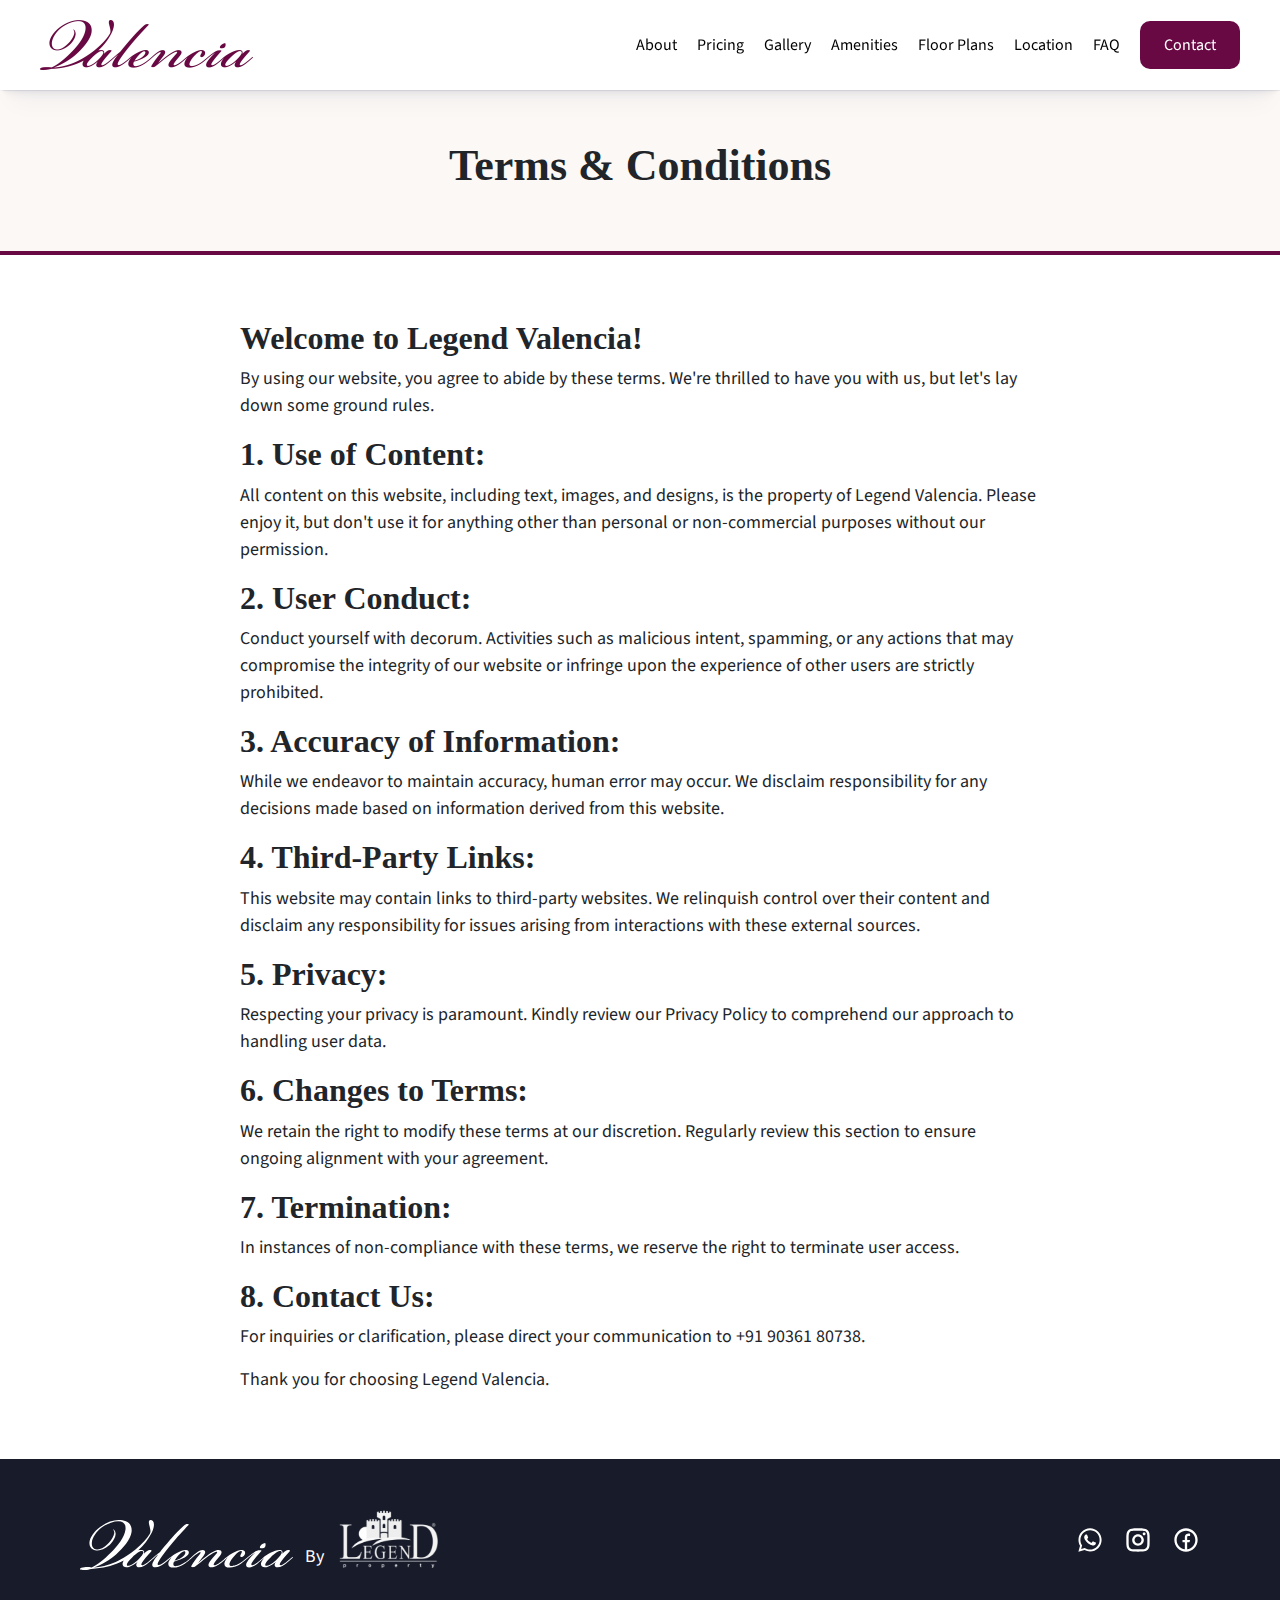
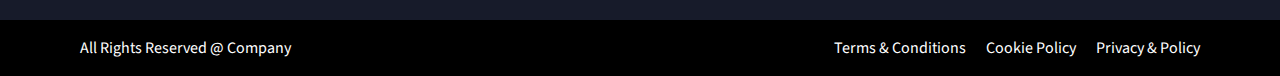
<file: termsandconditions.html>
<!DOCTYPE html>
<html lang="en">
  <head>
    <meta charset="UTF-8" />
    <meta name="viewport" content="width=device-width, initial-scale=1.0" />
    <title>Terms & Conditions</title>
    <link rel="stylesheet" href="/static/fonts/satoshi/Satoshi-Black.otf" />
    <link
      href="https://fonts.googleapis.com/css2?family=Source+Sans+3:wght@300;400;600;700&display=swap"
      rel="stylesheet"
    />
    <link
      href="https://cdn.jsdelivr.net/npm/bootstrap@5.3.3/dist/css/bootstrap.min.css"
      rel="stylesheet"
      integrity="sha384-QWTKZyjpPEjISv5WaRU9OFeRpok6YctnYmDr5pNlyT2bRjXh0JMhjY6hW+ALEwIH"
      crossorigin="anonymous"
    />
    <script
      src="https://cdn.jsdelivr.net/npm/bootstrap@5.3.3/dist/js/bootstrap.bundle.min.js"
      integrity="sha384-YvpcrYf0tY3lHB60NNkmXc5s9fDVZLESaAA55NDzOxhy9GkcIdslK1eN7N6jIeHz"
      crossorigin="anonymous"
    ></script>
    <link rel="stylesheet" href="static/css/index.css" />
    <style>
      body {
        margin: 0;
        padding: 0;
      }
      .content {
        display: flex;
        flex-direction: column;
        gap: 64px;
      }
      .contentHeader {
        text-align: center;
        background-color: #fbf8f5;
        padding: 50px 140px;
        border-bottom: 4px solid var(--primary-color);
      }
      .contentBody {
        padding: 0px 240px 50px;
      }
      .contentBody h3 {
        font-size: 32px;
        font-weight: 700;
        font-family: "Satoshi";
      }
      .contentBody p {
        font-size: 18px;
      }

      /* media query ----------------------------------------------------------------------------------------- */
      /* nav bar for desktop small screens --------------------------------------------------------------- */
      @media all and (min-width: 1025px) and (max-width: 1400px) {
      }
      /* Desktops ---------------------------------------------------------------------------------------------- */
      @media all and (min-width: 769px) and (max-width: 1024px) {
        .contentBody {
          padding: 0px 140px 50px;
        }
      }
      /* Tablets ---------------------------------------------------------------------------------------------- */
      @media all and (min-width: 481px) and (max-width: 768px) {
        .contentBody {
          padding: 0px 100px 50px;
        }
      }
      /* Mobile devices ------------------------------------------------------------------------------------------ */
      @media all and (max-width: 480px) {
        .contentHeader {
          text-align: start;
          padding: 50px 20px;
        }
        .contentBody {
          padding: 0px 24px 50px;
        }
      }
    </style>
  </head>
  <body>
    <!-- nav bar large screens -->
    <div class="navBar">
      <div class="navLogo">
        <!-- on Click redirect to index.html page -->
        <img
          src="static/images/navBar/logo.webp"
          alt="logo"
          onclick="window.location.href='index.html';"
        />
      </div>
      <div class="navLinksAndBtnContainer">
        <div class="navLinkscontainer">
          <a href="/index.html#section1" class="navLinks">About</a>
          <a href="/index.html#section2s" class="navLinks">Pricing</a>
          <a href="/index.html#section3" class="navLinks">Gallery</a>
          <a href="/index.html#section4" class="navLinks">Amenities</a>
          <a href="/index.html#section6" class="navLinks">Floor Plans</a>
          <a href="/index.html#section5" class="navLinks">Location</a>
          <a href="/index.html#section7" class="navLinks">FAQ</a>
        </div>
        <button class="navBtn">Contact</button>
      </div>
    </div>

    <!-- nav bar small screens -->
    <div class="pos-f-t navBarMobile">
      <nav class="navbar navbar-light bg-light">
        <div class="container-fluid">
          <div class="logo">
            <img
              src="./static/images/navBar/logo.webp"
              alt="logo"
              onclick="window.scrollTo({top: 0, behavior: 'smooth'});"
              id="logo"
              style="width: 160px; height: 64px"
            />
          </div>
          <button
            class="navBtn hamburger"
            type="button"
            data-bs-toggle="collapse"
            data-bs-target="#navbarToggleExternalContent"
            aria-controls="navbarToggleExternalContent"
            aria-expanded="false"
            aria-label="Toggle navigation"
          >
            <img
              src="./static/images/navBar/hamburger.svg"
              alt="hamburger"
              style="width: 40px; height: 40px"
            />
          </button>
        </div>
      </nav>
      <div class="collapse" id="navbarToggleExternalContent">
        <div class="bg-light p-4">
          <div class="navigationMobile">
            <a href="/index.html#section1" class="navLinks">About</a>
            <a href="/index.html#section2s" class="navLinks">Pricing</a>
            <a href="/index.html#section3" class="navLinks">Gallery</a>
            <a href="/index.html#section4" class="navLinks">Amenities</a>
            <a href="/index.html#section6" class="navLinks">Floor Plans</a>
            <a href="/index.html#section5" class="navLinks">Location</a>
            <a href="/index.html#section7" class="navLinks">FAQ</a>
            <button class="navBtn">Contact</button>
          </div>
        </div>
      </div>
    </div>

    <!-- content -->
    <div class="content">
      <div class="contentHeader">
        <h2>Terms & Conditions</h2>
      </div>
      <div class="contentBody">
        <div>
          <h3>Welcome to Legend Valencia!</h3>
          <p>
            By using our website, you agree to abide by these terms. We're
            thrilled to have you with us, but let's lay down some ground rules.
          </p>
        </div>
        <div>
          <h3>1. Use of Content:</h3>
          <p>
            All content on this website, including text, images, and designs, is
            the property of Legend Valencia. Please enjoy it, but don't use it
            for anything other than personal or non-commercial purposes without
            our permission.
          </p>
        </div>
        <div>
          <h3>2. User Conduct:</h3>
          <p>
            Conduct yourself with decorum. Activities such as malicious intent,
            spamming, or any actions that may compromise the integrity of our
            website or infringe upon the experience of other users are strictly
            prohibited.
          </p>
        </div>
        <div>
          <h3>3. Accuracy of Information:</h3>
          <p>
            While we endeavor to maintain accuracy, human error may occur. We
            disclaim responsibility for any decisions made based on information
            derived from this website.
          </p>
        </div>
        <div>
          <h3>4. Third-Party Links:</h3>
          <p>
            This website may contain links to third-party websites. We
            relinquish control over their content and disclaim any
            responsibility for issues arising from interactions with these
            external sources.
          </p>
        </div>
        <div>
          <h3>5. Privacy:</h3>
          <p>
            Respecting your privacy is paramount. Kindly review our Privacy
            Policy to comprehend our approach to handling user data.
          </p>
        </div>
        <div>
          <h3>6. Changes to Terms:</h3>
          <p>
            We retain the right to modify these terms at our discretion.
            Regularly review this section to ensure ongoing alignment with your
            agreement.
          </p>
        </div>
        <div>
          <h3>7. Termination:</h3>
          <p>
            In instances of non-compliance with these terms, we reserve the
            right to terminate user access.
          </p>
        </div>
        <div>
          <h3>8. Contact Us:</h3>
          <p>
            For inquiries or clarification, please direct your communication to
            +91 90361 80738.
          </p>
        </div>
        <div>
          <p>Thank you for choosing Legend Valencia.</p>
        </div>
      </div>
    </div>

    <!-- footer -->
    <footer>
      <div class="footerContainer">
        <div class="footerLogoContainer">
          <div class="footerLogoContent">
            <img src="static/images/footer/logo1.svg" alt="logo1" />
            <p>By</p>
            <img src="static/images/footer/logo2.svg" alt="logo2" />
          </div>
        </div>
        <div class="footerMediaContainer">
          <div class="footerMedia">
            <img
              src="static/images/footer/whatsapp.svg"
              alt="whatsapp"
              onclick="window.open('https://wa.me/917899219267', '_blank')"
            />
            <img
              src="static/images/footer/insta.svg"
              alt="insta"
              onclick="window.open('https://www.instagram.com/legend_valencia_/', '_blank')"
            />
            <img
              src="static/images/footer/fb.svg"
              alt="fb"
              onclick="window.open('https://www.facebook.com/people/Legend-Valencia/61557557320062/', '_blank')"
            />
          </div>
        </div>
      </div>
      <div class="footerBottom">
        <p>All Rights Reserved @ Company</p>
        <div>
          <p onclick="window.location.href = 'termsandconditions.html';">
            Terms & Conditions
          </p>
          <p onclick="window.location.href = 'cookiepolicy.html';">
            Cookie Policy
          </p>
          <p onclick="window.location.href = 'privacypolicy.html';">
            Privacy & Policy
          </p>
        </div>
      </div>
    </footer>
  </body>
</html>
<script src="static/js/navBar.js"></script>
</file>
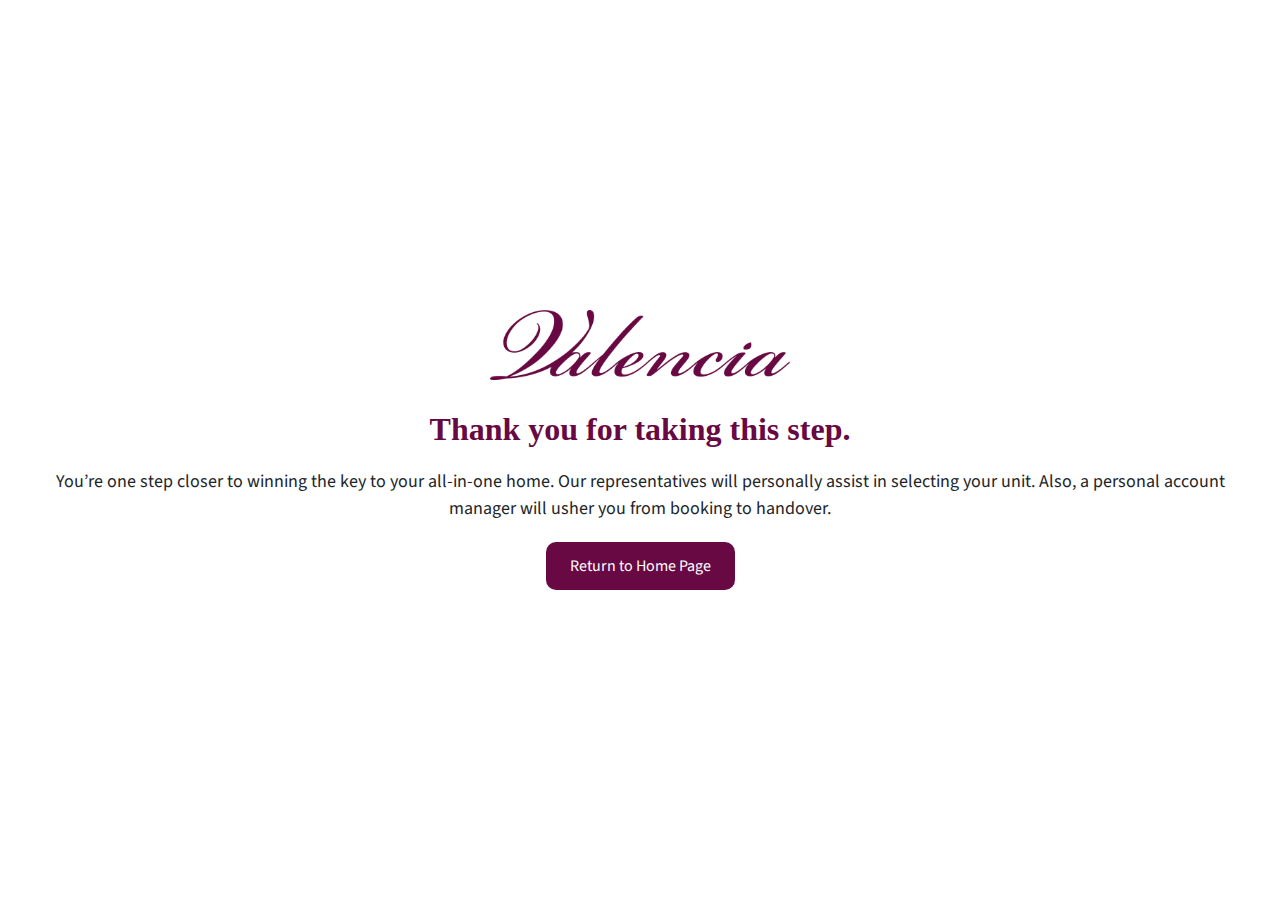
<file: thankyou.html>
<!DOCTYPE html>
<html lang="en">
  <head>
    <meta charset="UTF-8" />
    <meta name="viewport" content="width=device-width, initial-scale=1.0" />
    <title>Valencia</title>
    <link rel="stylesheet" href="/static/fonts/satoshi/Satoshi-Black.otf" />
    <link
      href="https://fonts.googleapis.com/css2?family=Source+Sans+3:wght@300;400;600;700&display=swap"
      rel="stylesheet"
    />
    <link
      href="https://cdn.jsdelivr.net/npm/bootstrap@5.3.3/dist/css/bootstrap.min.css"
      rel="stylesheet"
      integrity="sha384-QWTKZyjpPEjISv5WaRU9OFeRpok6YctnYmDr5pNlyT2bRjXh0JMhjY6hW+ALEwIH"
      crossorigin="anonymous"
    />
    <script
      src="https://cdn.jsdelivr.net/npm/bootstrap@5.3.3/dist/js/bootstrap.bundle.min.js"
      integrity="sha384-YvpcrYf0tY3lHB60NNkmXc5s9fDVZLESaAA55NDzOxhy9GkcIdslK1eN7N6jIeHz"
      crossorigin="anonymous"
    ></script>
    <link rel="stylesheet" href="/static/css/index.css" />
  </head>
  <style>
    body {
      margin: 0;
      padding: 0;
    }
    .thankyouContainer {
      display: flex;
      flex-direction: column;
      align-items: center;
      justify-content: center;
      height: 100vh;
      gap: 30px;
      text-align: center;
      padding: 24px;
    }
    .thankyouContainer img {
      width: 300px;
    }
    .thankyouContainer div {
      display: flex;
      flex-direction: column;
      align-items: center;
      gap: 20px;
    }
    .thankyouContainer h2 {
      margin: 0;
      font-size: 32px;
      color: var(--primary-color);
    }
    .thankyouContainer p {
      margin: 0;
      font-size: 18px;
    }
  </style>
  <body>
    <div class="thankyouContainer">
      <img src="/static/images/navBar/logo.webp" alt="logo" />
      <div>
        <h2>Thank you for taking this step.</h2>
        <p>
          You’re one step closer to winning the key to your all-in-one home. Our
          representatives will personally assist in selecting your unit. Also, a
          personal account manager will usher you from booking to handover.
        </p>
        <button class="navBtn">Return to Home Page</button>
      </div>
    </div>
    <script>
      document.querySelector(".navBtn").addEventListener("click", () => {
        window.location.href = "/";
      });
    </script>
  </body>
</html>
</file>
<file: static/css/index.css>
:root {
  --primary-color: #680944;
  --secondary-color: #cfb893;
}
body {
  font-family: "Source Sans 3";
  margin: 0;
  padding: 0;
}
h1 {
  font-size: 18px;
  line-height: 26px;
  color: var(--secondary-color);
}
h2 {
  font-size: 44px;
  font-family: "Satoshi";
  font-weight: 700;
}
/* nav bar start */
.navBar {
  background-color: white;
  position: sticky;
  height: 90px;
  top: 0;
  z-index: 1000;
  /* border: 1px solid red; */
  display: flex;
  align-items: center;
  justify-content: space-between;
  padding: 0px 80px;
  box-shadow: rgba(14, 63, 126, 0.04) 0px 0px 0px 1px,
    rgba(42, 51, 69, 0.04) 0px 1px 1px -0.5px,
    rgba(42, 51, 70, 0.04) 0px 3px 3px -1.5px,
    rgba(42, 51, 70, 0.04) 0px 6px 6px -3px,
    rgba(14, 63, 126, 0.04) 0px 12px 12px -6px,
    rgba(14, 63, 126, 0.04) 0px 24px 24px -12px;
}
.navLogo img {
  width: 213px;
  height: 50px;
}

.navLinksAndBtnContainer {
  /* border: 1px solid black; */
  display: flex;
  align-items: center;
  justify-content: center;
  gap: 20px;
}

.navLinkscontainer {
  list-style: none;
  margin: 0;
  padding: 0;
  display: flex;
  justify-content: center;
  /* border: 1px solid black; */
}

.navLinks {
  color: black;
  text-decoration: none;
  padding: 0 15px;
  display: block;
  position: relative;
}

.navLinks:hover {
  color: var(--primary-color) !important;
  text-decoration: none;
}
.navLinks:after {
  content: "";
  position: absolute;
  background-color: var(--primary-color);
  height: 2px;
  width: 0;
  left: 0;
  bottom: 0;
  transition: 0.3s;
}
.navLinks:hover:after {
  width: 95%;
}

.navLinks.active {
  color: var(--secondary-color);
  margin-top: -1px;
}

.navBtn {
  background-color: var(--primary-color);
  color: white;
  border: none;
  padding: 12px 24px;
  border-radius: 10px;
  cursor: pointer;
  transition: background-color 0.3s ease, color 0.3s ease;
}

.navBtn:hover {
  background-color: var(--secondary-color);
  color: var(--primary-color);
}
/* nav bar end */
/* mobile nav bar start */
.navBarMobile {
  display: none;
  z-index: 1000;
  box-shadow: rgba(14, 63, 126, 0.04) 0px 0px 0px 1px,
    rgba(42, 51, 69, 0.04) 0px 1px 1px -0.5px,
    rgba(42, 51, 70, 0.04) 0px 3px 3px -1.5px,
    rgba(42, 51, 70, 0.04) 0px 6px 6px -3px,
    rgba(14, 63, 126, 0.04) 0px 12px 12px -6px,
    rgba(14, 63, 126, 0.04) 0px 24px 24px -12px;
}
.hamburger {
  background-color: transparent !important;
}
.hamburger:hover {
  background-color: transparent !important;
}
.container-fluid {
  padding: 0 0 0 32px;
}
.navigationMobile {
  display: flex;
  align-items: center;
  justify-content: center;
  flex-wrap: wrap;
  gap: 10px 0;
}
/* mobile nav bar end */
/* top Section start */

#topSection {
  background-image: url("../images/topSectin/topSectionImg.webp");
  background-position: 50% 50%;
  background-size: cover;
  background-repeat: no-repeat;
  height: calc(100vh - 90px);
  display: flex;
  align-items: center;
  justify-content: flex-end;
  position: relative;
  overflow-x: hidden;
}
#topSection h2 {
  color: white;
  margin: 0;
  padding: 0;
}
.tsFormContainer {
  border-left: 1px solid white;
  width: 500px;
  height: calc(100vh - 90px);
  background-color: #5c727d7a;
  backdrop-filter: blur(2px);
  padding: 80px;
  display: flex;
  flex-direction: column;
  gap: 20px;
  align-content: center;
  justify-content: center;
  position: absolute;
  top: 0;
  left: 100%;
  transition: all 0.3s ease;
}
.tsFormContainer.active {
  transform: translateX(-100%);
  transition: all 0.3s ease;
}
#tsGetinTouchToggleClassBtn {
  position: absolute;
  top: 50px;
  rotate: -90deg;
  right: -28px;
}
#tsGetinTouchToggleClassBtn.active {
  right: -48px;
}

.tsForm {
  display: flex;
  flex-direction: column;
  gap: 20px;
}
.tsForm input {
  padding: 10px 16px;
  border-radius: 10px;
  border: none;
  outline: none;
}
.tsForm button {
  width: fit-content;
  margin-top: 10px;
}
.tsbtnContainer {
  display: flex;
  flex-wrap: wrap;
  gap: 8px;
}
.tsbtnContainer button {
  background-color: #888e8a;
  border: none;
  outline: none;
  border-radius: 10px;
  color: white;
  font-size: 14px;
  line-height: 22px;
}
/* top Section end */
/* section1 start */
#section1 {
  padding: 130px 160px;
  position: relative;
  display: grid;
  grid-template-columns: 1fr 1fr;
  grid-template-rows: auto;
  grid-template-areas: "first second";
  /* grid-template-columns: 1fr;
  grid-template-rows: auto;
  grid-template-areas: "first" " second"; */
  align-items: center;
  height: 100% !important;
}
.aboutImgContainer {
  grid-area: first;
  position: relative;
  /* border: 1px solid black; */
  display: flex;
  width: 100%;
  height: 660px;
}
.aboutImgContainer img {
  width: 400px;
  height: 520px;
}
.aboutImgContainer img:hover {
  z-index: 1;
  transform: scale(1.05);
  transition: all 0.5s ease;
}
.aboutImg1 {
  position: absolute;
  top: 120px;
}
.aboutImg2 {
  position: absolute;
  left: 120px;
}
.abouTextContainer {
  grid-area: second;
  /* border: 1px solid black; */
  display: flex;
  flex-direction: column;
  /* align-items: center; */
  justify-content: center;
  gap: 48px;
}

.abouTextContainer h2 {
  margin-bottom: 26px;
  width: 80%;
}
.aboutCardContainer {
  /* border: 1px solid black; */
  display: flex;
  flex-direction: column;
  gap: 40px;
  align-items: flex-start;
}
.aboutCards {
  /* border: 1px solid black; */
  display: grid;
  grid-template-columns: repeat(3, 1fr);
  gap: 20px;
  width: 100%;
}
.aboutCard {
  /* border: 1px solid black; */
  padding: 16px;
  display: flex;
  flex-direction: column;
  justify-content: flex-start;
  align-items: flex-start;
  gap: 4px;
  background-color: #f1eadf;
  border-radius: 10px;
  transition: all 0.3s ease;
}
.aboutCard:hover {
  transform: scale(1.05);
  transition: all 0.3s ease;
}
.aboutCard img {
  margin-bottom: 16px;
}
.aboutCard h3 {
  font-family: "Satoshi";
  font-size: 18px;
  font-weight: 700;
  line-height: 26px;
  margin: 0;
}
.aboutCard p {
  margin: 0;
}
/* section1 end */
/* special start */
#special {
  display: grid;
  grid-template-columns: 1fr 1fr;
  grid-template-rows: 1fr;
  grid-template-areas: "specialText specialImg";
  align-items: center;
  /* border: 1px solid black; */
  height: 100% !important;
}
.specialTextContainer {
  /* border: 1px solid black; */
  grid-area: specialText;
  padding: 0 70px 0 140px;
  background-color: #fbf8f5;
  display: flex;
  flex-direction: column;
  /* align-items: center; */
  justify-content: center;
  gap: 48px;
  height: 100%;
}
.specialTextContainer h2 {
  margin-bottom: 26px;
  width: 80%;
}
.specialCardContainer {
  display: flex;
  flex-direction: column;
  align-items: flex-start;
  gap: 40px;
  /* border: 1px solid black; */
}
.specialCards {
  display: flex;
  flex-wrap: wrap;
  gap: 30px;
  /* border: 1px solid black; */
}

.specialCard {
  display: flex;
  justify-content: flex-start;
  align-items: center;
  /* border: 1px solid black; */
  gap: 16px;
  width: 45%;
}
.specialCard div {
  display: flex;
  flex-direction: column;
  gap: 4px;
  /* border: 1px solid black; */
  height: 100%;
}
.specialCard div h3 {
  font-family: "Satoshi";
  font-size: 18px;
  font-weight: 700;
  line-height: 26px;
  margin: 0;
}
.specialCard div p {
  margin: 0;
}

.specialImgContainer {
  background-image: url("/static/images/special/specialImg.webp");
  background-repeat: no-repeat;
  background-size: cover;
  background-position: center;
  /* border: 1px solid black; */
  grid-area: specialImg;
  width: 100%;
  height: 100%;
  position: relative;
}
.specialImgContainer img {
  width: 100%;
  height: 100%;
}
.specialImgContainer iframe {
  width: 80%;
  aspect-ratio: 16 / 9;
  position: absolute;
  top: 50%;
  left: 50%;
  transform: translate(-50%, -50%);
}
/* special end */
/* pricing start */
#section2 {
  padding: 130px 140px;
  text-align: center;
  height: 100% !important;
  display: flex;
  flex-direction: column;
  gap: 64px;
}
.pricingCardContainer {
  /* border: 1px solid black; */
  display: flex;
  flex-wrap: wrap;
  justify-content: center;
  gap: 120px;
}
.pricingCard {
  /* border: 1px solid black; */
  width: 30%;
  padding: 48px 34px;
  display: flex;
  flex-direction: column;
  gap: 24px;
  align-items: center;
  border-radius: 10px;
  transition: all 0.3s ease;
  overflow: hidden;
  position: relative;
  box-shadow: rgba(17, 17, 26, 0.1) 0px 4px 16px,
    rgba(17, 17, 26, 0.05) 0px 8px 32px;
  transition: all 0.3s ease;
}
.pricingCard h4 {
  font-size: 24px;
  font-weight: 700;
  font-family: "Satoshi";
}
.pricingCard h4 span {
  font-size: 42px;
  font-weight: 900;
  font-family: "Satoshi";
}
.pricingCardTop {
  /* border: 1px solid black; */
  padding: 16px 28px;
  background-color: #f1eadf;
  border-radius: 10px;
}
.pricingCardTop h3 {
  font-size: 18px;
  font-weight: 700;
  color: var(--primary-color) !important;
}
.pricingCardBottomStyle {
  background-color: var(--primary-color);
  height: 10px;
  width: 180%;
  position: absolute;
  bottom: -10px;
  transition: all 0.3s ease;
}
.pricingCard:hover .pricingCardBottomStyle {
  bottom: 0;
  transition: all 0.3s ease;
}
.pricingCard:hover {
  box-shadow: rgba(0, 0, 0, 0.35) 0px 5px 15px;
  transition: all 0.3s ease;
}
/* pricing end */
/* gallery start */
#section3 {
  background-image: url("/static/images/gallery/galleryBackgroundImg.webp");
  background-repeat: no-repeat;
  background-size: cover;
  background-position: center;
  padding: 130px 140px;
  height: 100% !important;
  position: relative;
  margin-bottom: 230px;
}
.galleryTextContent {
  margin-bottom: -300px;
}
.galleryTextContent h1 {
  color: white;
}
.galleryTextContent h2 {
  color: white;
  width: 50%;
}
.owl-one.owl-carousel {
  padding: 8px;
  /* border: 1px solid black; */
  position: relative;
  top: 360px;
  border-radius: 10px;
  background-color: white;
}
.owl-one.owl-carousel .item {
  border: 10px solid white;
  border-radius: 10px;
  overflow: hidden;
  background-color: white;
}
.owl-one.owl-carousel .item img {
  width: 100%;
  object-fit: cover;
  border-radius: 10px;
}
.owl-one {
  position: relative;
}
.owl-one .owl-nav button {
  background-color: black;
  border: none;
  padding: 10px;
  cursor: pointer;
}

.owl-one .owl-nav button.owl-prev {
  position: absolute;
  width: 50px;
  height: 50px;
  font-size: 20px !important;
  border-radius: 10px !important;
  background: var(--primary-color) !important;
  color: var(--secondary-color) !important;
}
.owl-one .owl-nav button.owl-prev:hover,
.owl-one .owl-nav button.owl-next:hover {
  background-color: var(--secondary-color) !important;
  color: var(--primary-color) !important;
}

.owl-one .owl-nav button.owl-next {
  position: absolute;
  width: 50px;
  height: 50px;
  font-size: 20px !important;
  border-radius: 10px !important;
  background: var(--primary-color) !important;
  color: var(--secondary-color) !important;
}
.owl-one .owl-nav button.owl-prev {
  top: 50% !important;
  transform: translate(0, -50%) !important;
  left: 0px !important;
}
.owl-one .owl-nav button.owl-next {
  top: 50% !important;
  transform: translate(0, -50%) !important;
  right: 0px !important;
}
/* gallery end */
/* benefits start */
#section4 {
  padding: 130px 140px;
  text-align: center;
  height: 100% !important;
  display: flex;
  flex-direction: column;
  gap: 64px;
  /* border: 1px solid black; */
}
.benefitsCardContainer {
  /* border: 1px solid black; */
  display: flex;
  flex-wrap: wrap;
  justify-content: space-around;
  gap: 52px;
}
.benefitsCard {
  /* border: 1px solid black; */
  width: 22%;
  padding: 38px 30px;
  display: flex;
  flex-direction: column;
  gap: 16px;
  text-align: start;
  position: relative;
  border-radius: 10px;
  overflow: hidden;
  box-shadow: rgba(17, 17, 26, 0.1) 0px 4px 16px,
    rgba(17, 17, 26, 0.05) 0px 8px 32px;
  transition: all 0.3s ease;
}
.benefitsCard h3 {
  font-size: 18px;
  font-weight: 600;
  color: var(--primary-color);
}
.benefitsCard h4 {
  font-size: 22px;
  font-weight: 900;
  font-family: "Satoshi";
}
.benefitsCardTop {
  width: 100px;
  height: 100px;
  /* border: 1px solid black; */
  margin-left: auto;
  margin-bottom: 30px;
  display: flex;
  align-items: center;
  justify-content: center;
  border-radius: 50%;
  background-color: #f1eadf;
}
.benefitsCardTop img {
  width: 45px;
  height: 45px;
}
.benefitsCardBottomStyle {
  background-color: var(--primary-color);
  height: 10px;
  width: 180%;
  position: absolute;
  bottom: -10px;
  left: -40%;
  transition: all 0.3s ease;
}
.benefitsCard:hover .benefitsCardBottomStyle {
  bottom: 0;
  transition: all 0.3s ease;
}
.benefitsCard:hover {
  box-shadow: rgba(0, 0, 0, 0.35) 0px 5px 15px;
  transition: all 0.3s ease;
}
/* benefits end */
/* masterPlan start */
#masterPlan {
  padding: 130px 140px;
  display: flex;
  flex-direction: column;
  gap: 64px;
  height: 100% !important;
  background-color: #fbf8f5;
  /* border: 1px solid black; */
}
#masterPlan h2 {
  width: 40%;
}
.masterPlanImg {
  width: 60%;
  object-fit: cover;
  border-radius: 10px;
  border: 5px solid white;
}
.masterPlanImg img {
  width: 100%;
  border-radius: 10px;
}
/* masterPlan end */
/* location start */
#section5 {
  padding: 130px 140px;
  display: flex;
  flex-direction: column;
  gap: 64px;
  height: 100% !important;
  /* border: 1px solid black; */
  background-color: #fbf8f5;
}
#section5 h2,
.locationTextContentP {
  width: 40%;
}
.locationMapContainer {
  /* border: 1px solid black; */
  display: flex;
}
.locationMap {
  border: 20px solid white;
  border-radius: 10px;
  width: 95%;
  height: 85vh;
}
.locationMap iframe {
  width: 100%;
  height: 100%;
}
.locationData {
  border: 20px solid white;
  background-color: white;
  border-radius: 10px;
  width: 410px;
  height: 500px;
  display: flex;
  flex-direction: column;
  gap: 16px;
}
.locationData img {
  width: 370px;
}
.locationData h3 {
  font-size: 18px;
  font-weight: 600;
  font-family: "Satoshi";
  margin: 0;
}
.locationData p {
  margin: 0;
}
.locationData span {
  color: var(--primary-color);
}
.locationBottom-container {
  display: grid;
  grid-template-columns: repeat(2, 1fr);
  gap: 4px;
  /* border: 1px solid black; */
}
.locationBottom-item {
  background-color: transparent;
  position: relative;
  transition: z-index 0.3s;
  /* border: 1px solid black; */
  width: 80%;
  border-radius: 10px;
  height: 70px;
}
.locationBottom-question {
  padding: 10px;
  display: flex;
  justify-content: space-between;
  align-items: center;
  cursor: pointer;
  border-radius: 10px 10px 0 0;
}
.locationBottom-questionContent {
  display: flex;
  flex-direction: row;
  gap: 10px;
  align-items: center;
  justify-content: center;
}
.locationBottom-questionContent img {
  width: 40px;
  height: 40px;
}
.locationBottom-questionContent h3 {
  font-size: 18px;
  font-weight: 700;
  font-family: "Satoshi";
  margin: 0;
}
.toggle-icon {
  font-size: 32px !important;
  margin: 0;
}
.locationBottom-answer {
  display: none;
  padding: 10px;
  border-radius: 0 0 10px 10px;
  flex-direction: column;
  gap: 8px;
  padding: 0px 60px 20px;
  color: var(--primary-color);
}
.locationBottom-answer p {
  font-size: 16px;
  font-weight: 500;
  margin: 0;
}
.toggle-icon {
  font-weight: bold;
  font-size: 20px;
}
.locationBottom-item.active {
  z-index: 2;
}
.locationBottom-item.active .locationBottom-answer,
.locationBottom-item.active .locationBottom-question {
  background-color: white;
}
/* location end */
/* floor plans start */
#section6 {
  padding: 130px 140px;
  display: flex;
  flex-direction: column;
  gap: 64px;
  height: 100% !important;
}
#section6 h2 {
  width: 40%;
}
.owl-two.owl-carousel {
  /* border: 1px solid black; */
  border-radius: 10px;
}
.owl-two.owl-carousel .item {
  width: 90%;
  margin: 25px auto;
  /* border: 1px solid black; */
  border-radius: 10px;
  overflow: hidden;
  background-color: white;
  padding: 30px;
  display: flex;
  flex-direction: column;
  gap: 30px;
  box-shadow: rgba(17, 17, 26, 0.1) 0px 4px 16px,
    rgba(17, 17, 26, 0.05) 0px 8px 32px;
  transition: all 0.3s ease;
  position: relative;
}
.owl-two.owl-carousel .item:hover {
  box-shadow: rgba(0, 0, 0, 0.35) 0px 5px 15px;
  transition: all 0.3s ease;
}
.owl-two.owl-carousel .item h3 {
  font-size: 22px;
  font-weight: 700;
  font-family: "Satoshi";
  margin: 0;
}
.floorImg {
  width: 100%;
  aspect-ratio: 1/1;
  object-fit: cover;
  border-radius: 10px;
  filter: blur(6px);
}
.floorImg.active {
  filter: blur(0px);
}
.unlockBtn {
  width: fit-content;
  position: absolute;
  right: 50%;
  top: 40%;
  transform: translate(50%, -50%);
  padding: 10px 20px;
}
.owl-two {
  position: relative;
}
.owl-two .owl-nav button {
  background-color: black;
  border: none;
  padding: 10px;
  cursor: pointer;
}

.owl-two .owl-nav button.owl-prev {
  position: absolute;
  width: 60px;
  height: 60px;
  font-size: 20px !important;
  border-radius: 10px !important;
  background: var(--primary-color) !important;
  color: var(--secondary-color) !important;
}
.owl-two .owl-nav button.owl-prev:hover,
.owl-two .owl-nav button.owl-next:hover {
  background-color: var(--secondary-color) !important;
  color: var(--primary-color) !important;
}

.owl-two .owl-nav button.owl-next {
  position: absolute;
  width: 60px;
  height: 60px;
  font-size: 20px !important;
  border-radius: 10px !important;
  background: var(--primary-color) !important;
  color: var(--secondary-color) !important;
}
.owl-two .owl-nav button.owl-prev {
  top: -140px !important;
  right: 100px !important;
}
.owl-two .owl-nav button.owl-next {
  top: -140px !important;
  right: 10px !important;
}
/* floor plans end */
/* FAQ start */
#section7 {
  padding: 130px 140px;
  display: flex;
  flex-direction: column;
  gap: 64px;
  height: 100% !important;
  background-color: #fbf8f5;
}
.faq-item {
  margin: 10px 0;
  border-bottom: 2px solid #f1e9df;
}
.faq-question {
  padding: 10px;
  display: flex;
  justify-content: space-between;
  align-items: center;
  cursor: pointer;
}
.faq-question h3 {
  font-size: 22px;
  font-weight: 700;
  font-family: "Satoshi";
  margin: 0;
}
.faq-answer {
  display: none;
  padding: 10px;
}
.toggle-icon {
  font-weight: bold;
  font-size: 20px;
}
/* FAQ end */
/* needhelp start */
#section8 {
  background-color: #fbf8f5;
  padding: 0px 140px 130px;
  display: grid;
  grid-template-columns: repeat(2, 1fr);
  gap: 64px;
  /* border: 1px solid black; */
}
.needHelpTextContent {
  display: flex;
  flex-direction: column;
  /* border: 1px solid black; */
}
.needHelpTextContent h1,
.needHelpTextContent h2,
.needHelpTextContent p {
  margin: 0;
}
.needHelpTextContent h2 {
  margin-top: 16px;
  margin-bottom: 24px;
}
.needhelpFormContainer {
  display: flex;
  flex-direction: column;
  justify-content: center;
  align-items: flex-start;
  gap: 24px;
  /* border: 1px solid black; */
  padding: 32px;
}
.needhelpFormContainer input {
  width: 100%;
  outline: none;
  border: none;
  background-color: white;
  padding: 16px 24px;
  border-radius: 10px;
}
.needhelpFormContainer button {
  margin-top: 6px;
}
/* needhelp end */
/* footer start */
footer {
  /* border: 1px solid orange; */
  overflow: hidden;
}
.footerTop {
  /* border: 1px solid black; */
  margin: 0 140px;
  padding: 50px;
  display: flex;
  justify-content: space-between;
  align-items: center;
  background-color: #cfb893;
  border-radius: 10px;
  position: relative;
  top: 50px;
}
.footerTop p {
  margin: 0;
}
.footerTop h3 {
  margin-bottom: 14px;
  font-size: 34px;
  font-weight: 700;
  font-family: "Satoshi";
}
.footerTop button:hover {
  border: 2px solid var(--primary-color);
}
.footerContainer {
  /* border: 1px solid black; */
  display: flex;
  background-color: #171b2a;
  color: white;
  padding: 50px 140px;
  gap: 100px;
  justify-content: space-between;
}
.footerLogoContainer {
  /* border: 1px solid black; */
  display: flex;
  flex-direction: column;
  gap: 28px;
}
.footerLogoContent {
  /* border: 1px solid black; */
  display: flex;
  align-items: flex-end;
  gap: 12px;
}
.footerLogoContent p {
  margin: 0;
  font-size: 18px;
  font-weight: 400;
}
.footerMediaContainer {
  /* border: 1px solid white; */
  display: flex;
  flex-direction: column;
  gap: 28px;
}
.footerLinks {
  /* border: 1px solid white; */
  display: flex;
  gap: 36px;
}
.footerLinks h4 {
  margin: 0;
  font-size: 18px;
  font-weight: 500;
  font-family: "Satoshi";
}
.footerMedia {
  /* border: 1px solid white; */
  display: flex;
  gap: 20px;
  justify-content: flex-end;
  align-items: center;
  height: 100%;
}
.footerBottom {
  /* border: 1px solid black; */
  display: flex;
  justify-content: space-between;
  align-items: center;
  padding: 16px 140px;
  background-color: black;
  color: white;
}
.footerBottom p {
  margin: 0;
  cursor: pointer;
}
.footerBottom div {
  display: flex;
  gap: 20px;
}
/* footer end */
/* popup form modal start */
.modal-header {
  background-color: var(--primary-color);
  color: white;
  display: flex;
  justify-content: space-between;
  /* border: 1px solid black; */
}
.modal-header button {
  width: 40px;
  height: 40px;
  border-radius: 50%;
  display: flex;
  justify-content: center;
  align-items: center;
  color: white;
  opacity: 1;
  font-size: 30px;
  /* border: 1px solid black; */
}
.modal-header button:hover {
  background-color: none;
  color: white;
  scale: 1.1;
}
.popupForm {
  display: flex;
  flex-direction: column;
  gap: 10px;
  align-items: center;
}
.modal-body {
  background-color: #fbf8f5;
}
.popupForm input {
  width: 100%;
  outline: none;
  border: none;
  background-color: white;
  padding: 16px 24px;
  border-radius: 10px;
}
.popupForm button {
  margin-top: 6px;
  width: 50%;
}
.popupForm h3 {
  font-size: 32px;
  font-weight: 700;
  font-family: "Satoshi";
  width: 100%;
}
/* popup form modal end */

/* media query ----------------------------------------------------------------------------------------- */
/* nav bar for desktop small screens --------------------------------------------------------------- */
@media all and (min-width: 1025px) and (max-width: 1400px) {
  .navBar {
    padding: 0px 40px;
    /* border: 1px solid black; */
  }
  .navLinksAndBtnContainer {
    gap: 10px;
  }
  .navLinks {
    padding: 0 10px;
  }
  /* section1 start */
  #section1 {
    padding: 130px 140px;
    grid-template-columns: 1fr;
    grid-template-rows: auto;
    grid-template-areas: "first" " second";
    gap: 40px;
  }
  .aboutImgContainer {
    width: 100%;
    flex-direction: row;
    justify-content: space-around;
    gap: 24px;
  }
  .aboutImgContainer img {
    width: 50%;
    height: auto;
  }

  .aboutImg1 {
    position: static;
  }
  .aboutImg2 {
    position: static;
  }
  /* section1 end */
  /* special start */
  .specialTextContainer {
    padding: 0 0 0 80px;
  }
  .specialTextContainer p {
    width: 90%;
  }
  /* special end */
  /* pricing start */
  .pricingCardContainer {
    gap: 40px;
  }
  .pricingCard {
    width: 45%;
  }
  /* pricing end */
  /* gallery start */
  #section3 {
    padding: 130px 100px;
    margin-bottom: 180px;
  }
  .galleryTextContent h2 {
    color: white;
    width: 60%;
  }
  .galleryTextContent {
    margin-bottom: -240px;
  }
  .owl-one.owl-carousel {
    top: 300px;
  }
  /* gallery end */
  /* benefits start */
  #section4 {
    padding: 130px 100px;
  }
  .benefitsCard {
    width: 30%;
  }
  /* benefits end */
  /* masterPlan start */
  #masterPlan {
    padding: 130px 100px;
    gap: 40px;
  }
  #masterPlan h2 {
    width: 55%;
  }
  .masterPlanImg {
    width: 70%;
  }
  /* masterPlan end */
  /* location start */
  #section5 {
    padding: 130px 100px;
  }
  #section5 h2,
  .locationTextContentP {
    width: 55%;
  }
  .locationMap {
    width: 100%;
  }
  .locationBottom-item {
    width: 90%;
  }
  /* location end */
  /* floor plans start */
  #section6 {
    padding: 130px 140px;
  }
  #section6 h2 {
    width: 55%;
  }
  /* floor plans end */
  /* need help start */
  #section8 {
    padding: 0px 80px 130px;
    gap: 10px;
  }
  /* need help end */
  /* footer start */
  .footerTop {
    margin: 0 80px;
  }
  .footerContainer {
    padding: 50px 80px;
  }
  .footerBottom {
    padding: 16px 80px;
  }
  /* footer end */
}
/* Desktops ---------------------------------------------------------------------------------------------- */
@media all and (min-width: 769px) and (max-width: 1024px) {
  .navBar {
    display: none;
  }
  .navBarMobile {
    display: block;
    position: sticky !important;
    top: 0;
  }
  /* top Section start */
  #topSection {
    height: calc(100vh - 81px);
  }
  .tsFormContainer {
    height: calc(100vh - 81px);
  }
  /* top Section end */
  /* section1 start */
  #section1 {
    padding: 100px 40px;
    grid-template-columns: 1fr;
    grid-template-rows: auto;
    grid-template-areas: "first" " second";
    gap: 40px;
  }
  .aboutImgContainer {
    width: 100%;
    flex-direction: row;
    justify-content: space-around;
    gap: 24px;
  }
  .aboutImgContainer img {
    width: 50%;
    height: auto;
  }

  .aboutImg1 {
    position: static;
  }
  .aboutImg2 {
    position: static;
  }
  /* section1 end */
  /* special start */
  #special {
    grid-template-columns: 1fr;
    grid-template-rows: auto 1fr;
    grid-template-areas: "specialImg" "specialText";
  }
  .specialTextContainer {
    padding: 100px 140px;
  }
  .specialImgContainer {
    height: 100vh;
  }
  .specialImgContainer img {
    display: none;
  }
  /* special end */
  /* pricing start */
  #section2 {
    padding: 100px 40px;
  }
  .pricingCardContainer {
    gap: 40px;
  }
  .pricingCard {
    width: 45%;
  }
  /* pricing end */
  /* gallery start */
  #section3 {
    padding: 100px 40px;
    margin-bottom: 140px;
  }
  .galleryTextContent h2 {
    color: white;
    width: 70%;
  }
  .galleryTextContent {
    margin-bottom: -180px;
  }
  .owl-one.owl-carousel {
    top: 240px;
  }
  /* gallery end */
  /* benefits start */
  #section4 {
    padding: 100px 40px;
  }
  .benefitsCard {
    width: 45%;
  }
  /* benefits end */
  /* masterPlan start */
  #masterPlan {
    padding: 100px 40px;
    gap: 40px;
  }
  #masterPlan h2 {
    width: 70%;
  }
  .masterPlanImg {
    width: 90%;
  }
  /* masterPlan end */
  /* location start */
  #section5 {
    padding: 100px 40px;
  }
  #section5 h2,
  .locationTextContentP {
    width: 70%;
  }
  .locationMapContainer {
    gap: 40px;
  }
  .locationMapContainer {
    flex-direction: column;
    align-items: center;
  }
  .locationMap {
    width: 100%;
    height: 480px;
  }
  .locationBottom-item {
    width: 90%;
  }
  /* location end */
  /* floor plans start */
  #section6 {
    padding: 100px 40px;
  }
  #section6 h2 {
    width: 70%;
  }
  /* floor plans end */
  /* FAQ start */
  #section7 {
    padding: 100px 40px;
  }
  /* FAQ end */
  /* need help start */
  #section8 {
    padding: 0px 40px 100px;
    gap: 0px;
  }
  /* need help end */
  /* footer start */
  .footerTop {
    margin: 0 40px;
  }
  .footerContainer {
    padding: 50px 40px;
    gap: 20px;
  }
  .footerMedia {
    display: flex;
    gap: 20px;
    justify-content: flex-start;
  }
  .footerBottom {
    padding: 16px 40px;
  }
  /* footer end */
}

/* Tablets ---------------------------------------------------------------------------------------------- */
@media all and (min-width: 481px) and (max-width: 768px) {
  .navBar {
    display: none;
  }
  .navBarMobile {
    display: block;
    position: sticky !important;
    top: 0;
  }
  /* top Section start */
  #topSection {
    height: calc(100vh - 81px);
  }
  .tsFormContainer {
    height: calc(100vh - 81px);
  }
  /* top Section end */
  /* section1 start */
  #section1 {
    padding: 80px 40px;
    grid-template-columns: 1fr;
    grid-template-rows: auto;
    grid-template-areas: "first" " second";
    gap: 40px;
  }
  .aboutImgContainer {
    display: none;
  }
  .abouTextContainer h2 {
    width: 100%;
  }
  /* section1 end */
  /* special start */
  #special {
    grid-template-columns: 1fr;
    grid-template-rows: auto 1fr;
    grid-template-areas: "specialImg" "specialText";
  }
  .specialTextContainer {
    padding: 80px 40px;
  }
  .specialTextContainer h2 {
    width: 100%;
  }
  .specialImgContainer {
    height: 100vh;
  }
  .specialImgContainer img {
    display: none;
  }
  /* special end */
  /* pricing start */
  #section2 {
    padding: 80px 40px;
  }
  .pricingCardContainer {
    gap: 40px;
  }
  .pricingCard {
    width: 75%;
  }
  /* pricing end */
  /* gallery start */
  #section3 {
    padding: 80px 40px;
    margin-bottom: 100px;
  }
  .galleryTextContent h2 {
    color: white;
    width: 100%;
  }
  .galleryTextContent {
    margin-bottom: -120px;
  }
  .owl-one.owl-carousel {
    top: 180px;
  }
  .owl-one.owl-carousel .item {
    border: 5px solid white;
  }
  .owl-one .owl-nav button.owl-next,
  .owl-one .owl-nav button.owl-prev {
    width: 30px;
    height: 30px;
    font-size: 10px !important;
  }
  /* .owl-one .owl-nav button.owl-prev {
    top: -60px !important;
    right: 80px !important;
  }
  .owl-one .owl-nav button.owl-next {
    top: -60px !important;
    right: 10px !important;
  } */
  /* gallery end */
  /* benefits start */
  #section4 {
    padding: 80px 40px;
  }
  .benefitsCard {
    width: 70%;
  }
  /* benefits end */
  /* masterPlan start */
  #masterPlan {
    padding: 80px 40px;
    gap: 40px;
  }
  #masterPlan h2 {
    width: 100%;
  }
  .masterPlanImg {
    width: 100%;
  }
  /* masterPlan end */
  /* location start */
  #section5 {
    padding: 80px 40px;
  }
  #section5 h2,
  .locationTextContentP {
    width: 100%;
  }
  .locationMapContainer {
    gap: 40px;
  }
  .locationMapContainer {
    flex-direction: column;
    align-items: center;
  }
  .locationMap {
    width: 100%;
    height: 480px;
  }
  .locationData {
    width: 100%;
    height: auto;
  }
  .locationData img {
    width: 100%;
  }
  .locationBottom-container {
    grid-template-columns: repeat(1, 1fr);
  }
  .locationBottom-item {
    width: 90%;
  }
  /* location end */
  /* floor plans start */
  #section6 {
    padding: 80px 40px;
  }
  #section6 h2 {
    width: 100%;
  }
  .owl-two .owl-nav button.owl-next,
  .owl-two .owl-nav button.owl-prev {
    width: 40px;
    height: 40px;
    font-size: 20px !important;
  }
  .owl-two .owl-nav button.owl-prev {
    top: -60px !important;
    right: 80px !important;
  }
  .owl-two .owl-nav button.owl-next {
    top: -60px !important;
    right: 10px !important;
  }
  /* floor plans end */
  /* FAQ start */
  #section7 {
    padding: 80px 40px;
  }
  /* FAQ end */
  /* need help start */
  #section8 {
    padding: 0px 40px 80px;
    gap: 40px;
    grid-template-columns: repeat(1, 1fr);
  }
  /* need help end */
  /* footer start */
  .footerTop {
    margin: 0 40px;
    flex-direction: column;
    gap: 40px;
  }
  .footerContainer {
    padding: 50px 40px;
    flex-direction: column;
    gap: 20px;
  }
  .footerLogoContent {
    width: fit-content;
    margin: auto;
  }
  .footerMedia {
    display: flex;
    gap: 20px;
    justify-content: center;
  }
  .footerBottom {
    padding: 16px 40px;
    flex-direction: column;
    gap: 16px;
  }
  /* footer end */
}

/* Mobile devices ------------------------------------------------------------------------------------------ */
@media all and (max-width: 480px) {
  h2 {
    font-size: 36px;
  }
  .navBar {
    display: none;
  }
  .navBarMobile {
    display: block;
    position: sticky !important;
    top: 0;
  }
  /* top Section start */
  #topSection {
    height: calc(100vh - 81px);
  }
  .tsFormContainer {
    height: calc(100vh - 81px);
    width: 100%;
    padding: 10px;
  }
  /* top Section end */
  /* section1 start */
  #section1 {
    padding: 40px 20px;
    grid-template-columns: 1fr;
    grid-template-rows: auto;
    grid-template-areas: "first" " second";
    gap: 40px;
  }
  .aboutImgContainer {
    display: none;
  }
  .abouTextContainer button {
    margin: auto;
  }
  .abouTextContainer h2 {
    width: 100%;
  }
  .aboutCards {
    /* border: 1px solid black; */
    display: grid;
    grid-template-columns: repeat(2, 1fr);
    gap: 20px;
    width: 100%;
  }
  /* section1 end */
  /* special start */
  #special {
    grid-template-columns: 1fr;
    grid-template-rows: auto 1fr;
    grid-template-areas: "specialImg" "specialText";
  }
  .specialTextContainer {
    padding: 40px 20px;
  }
  .specialTextContainer button {
    margin: auto;
  }
  .specialTextContainer h2 {
    width: 100%;
  }
  .specialImgContainer {
    height: 100vh;
  }
  .specialImgContainer img {
    display: none;
  }
  .specialCards {
    gap: 20px;
  }
  .specialCard {
    width: 95%;
  }
  /* special end */
  /* pricing start */
  #section2 {
    padding: 80px 20px;
    gap: 40px;
  }
  .pricingCardContainer {
    gap: 40px;
  }
  .pricingCard {
    width: 95%;
    padding: 20px;
  }
  /* pricing end */
  /* gallery start */
  #section3 {
    padding: 80px 20px;
    margin-bottom: 60px;
  }
  .galleryTextContent h2 {
    color: white;
    width: 100%;
  }
  .galleryTextContent {
    margin-bottom: -80px;
  }
  .owl-one.owl-carousel .item {
    border: 0px solid white;
  }
  .owl-one.owl-carousel {
    top: 140px;
  }

  .owl-one .owl-nav button.owl-next,
  .owl-one .owl-nav button.owl-prev {
    width: 30px;
    height: 30px;
    font-size: 10px !important;
  }
  /* .owl-one .owl-nav button.owl-prev {
    top: -60px !important;
    right: 80px !important;
  }
  .owl-one .owl-nav button.owl-next {
    top: -60px !important;
    right: 10px !important;
  } */
  /* gallery end */
  /* benefits start */
  #section4 {
    padding: 80px 20px;
  }
  .benefitsCard {
    width: 90%;
  }
  /* benefits end */
  /* masterPlan start */
  #masterPlan {
    padding: 80px 20px;
    gap: 20px;
  }
  #masterPlan h2 {
    width: 100%;
  }
  .masterPlanImg {
    width: 100%;
  }
  /* masterPlan end */
  /* location start */
  #section5 {
    padding: 80px 20px;
  }
  #section5 h2,
  .locationTextContentP {
    width: 100%;
  }
  .locationMapContainer {
    gap: 40px;
  }
  .locationMapContainer {
    flex-direction: column;
    align-items: center;
  }
  .locationMap {
    width: 100%;
    height: 480px;
    border: 10px solid white;
  }
  .locationData {
    width: 100%;
    height: auto;
    border: 10px solid white;
  }
  .locationData img {
    width: 100%;
  }
  .locationBottom-container {
    grid-template-columns: repeat(1, 1fr);
  }
  .locationBottom-item {
    width: 100%;
  }
  /* location end */
  /* floor plans start */
  #section6 {
    padding: 80px 20px;
  }
  #section6 h2 {
    width: 100%;
  }
  .owl-two .owl-nav button.owl-next,
  .owl-two .owl-nav button.owl-prev {
    width: 40px;
    height: 40px;
    font-size: 20px !important;
  }
  .owl-two .owl-nav button.owl-prev {
    top: -60px !important;
    right: 80px !important;
  }
  .owl-two .owl-nav button.owl-next {
    top: -60px !important;
    right: 10px !important;
  }
  /* floor plans end */
  /* FAQ start */
  #section7 {
    padding: 80px 20px;
  }
  /* FAQ end */
  /* need help start */
  #section8 {
    padding: 0px 20px 80px;
    gap: 40px;
    grid-template-columns: repeat(1, 1fr);
  }
  .needhelpFormContainer {
    padding: 0;
  }
  .needhelpFormContainer button {
    margin: auto;
  }
  /* need help end */
  /* footer start */
  .footerTop {
    margin: 0 20px;
    flex-direction: column;
    gap: 40px;
  }
  .footerContainer {
    padding: 50px 20px;
    flex-direction: column;
    gap: 20px;
  }
  .footerLogoContent {
    flex-direction: column;
    align-items: center;
  }
  .footerMedia {
    display: flex;
    gap: 20px;
    justify-content: center;
  }
  .footerBottom {
    padding: 16px 20px;
    flex-direction: column;
    gap: 16px;
  }
  .footerBottom div {
    flex-wrap: wrap;
    justify-content: center;
  }
  /* footer end */
}
</file>
<file: static/css/floatinBar.css>
.floatingBar {
  display: flex;
  background-color: #1e1e1e;
  color: white;
  width: fit-content;
  padding: 24px 32px;
  gap: 40px;
  border-radius: 20px;
  position: fixed;
  bottom: 32px;
  right: 50%;
  transform: translateX(50%);
  /* right: -100%; */
  z-index: 9999;
  /* overflow: hidden; */
  transition: all 1s ease;
}

.floatingBar div {
  display: flex;
  align-items: center;
  gap: 8px;
  justify-content: center;
  cursor: pointer;
}

.floatingBar div img {
  margin-bottom: 4px;
}
.floatingBar div p {
  margin: 0;
}
#floatingBarClose {
  position: absolute;
  top: -6px;
  right: -8px;
  width: fit-content;
  font-size: 12px;
  border-radius: 50%;
  background-color: #1e1e1e;
  border: 1px solid wheat;
  color: wheat;
  cursor: pointer;
  display: none;
  opacity: 1;
}
#floatingBarOpen {
  position: fixed;
  bottom: 40px;
  right: -28px;
  rotate: -90deg;
  background-color: #1e1e1e;
  color: white;
  border: none;
  padding: 8px 16px;
  border-radius: 10px;
  cursor: pointer;
  z-index: 9999;
  transition: all 1s ease;
  display: none;
}
/* media query ----------------------------------------------------------------------------------------- */
/* nav bar for desktop small screens --------------------------------------------------------------- */
@media all and (min-width: 1025px) and (max-width: 1400px) {
}
/* Desktops ---------------------------------------------------------------------------------------------- */
@media all and (min-width: 769px) and (max-width: 1024px) {
}
/* Tablets ---------------------------------------------------------------------------------------------- */
@media all and (min-width: 481px) and (max-width: 768px) {
  #floatingBarClose {
    display: block;
  }
}
/* Mobile devices ------------------------------------------------------------------------------------------ */
@media all and (max-width: 480px) {
  #floatingBarClose {
    display: block;
  }
  .floatingBar {
    padding: 8px 16px;
    gap: 12px;
  }
  .floatingBar div {
    gap: 4px;
  }
  .floatingBar div img {
    margin-bottom: 0px;
  }
  #floatingBarOpen {
    font-size: 12px;
  }
}
</file>
